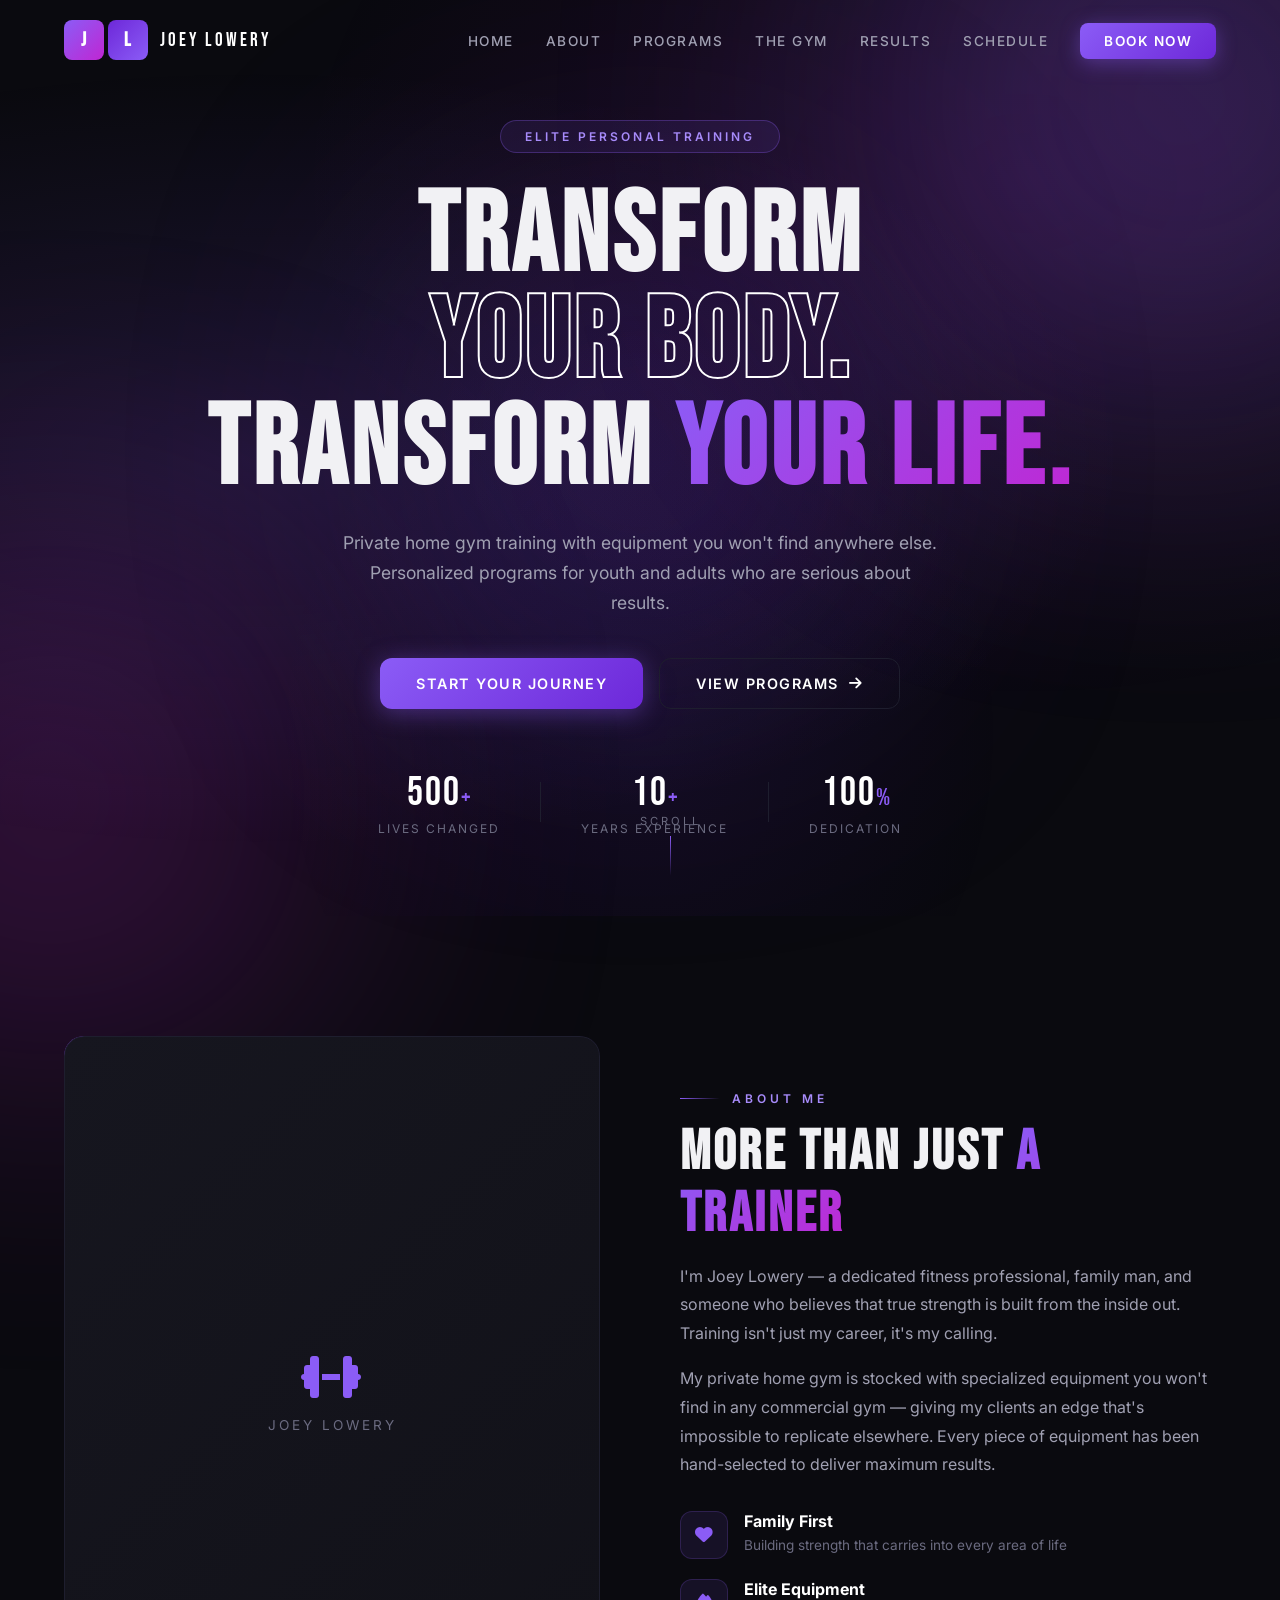
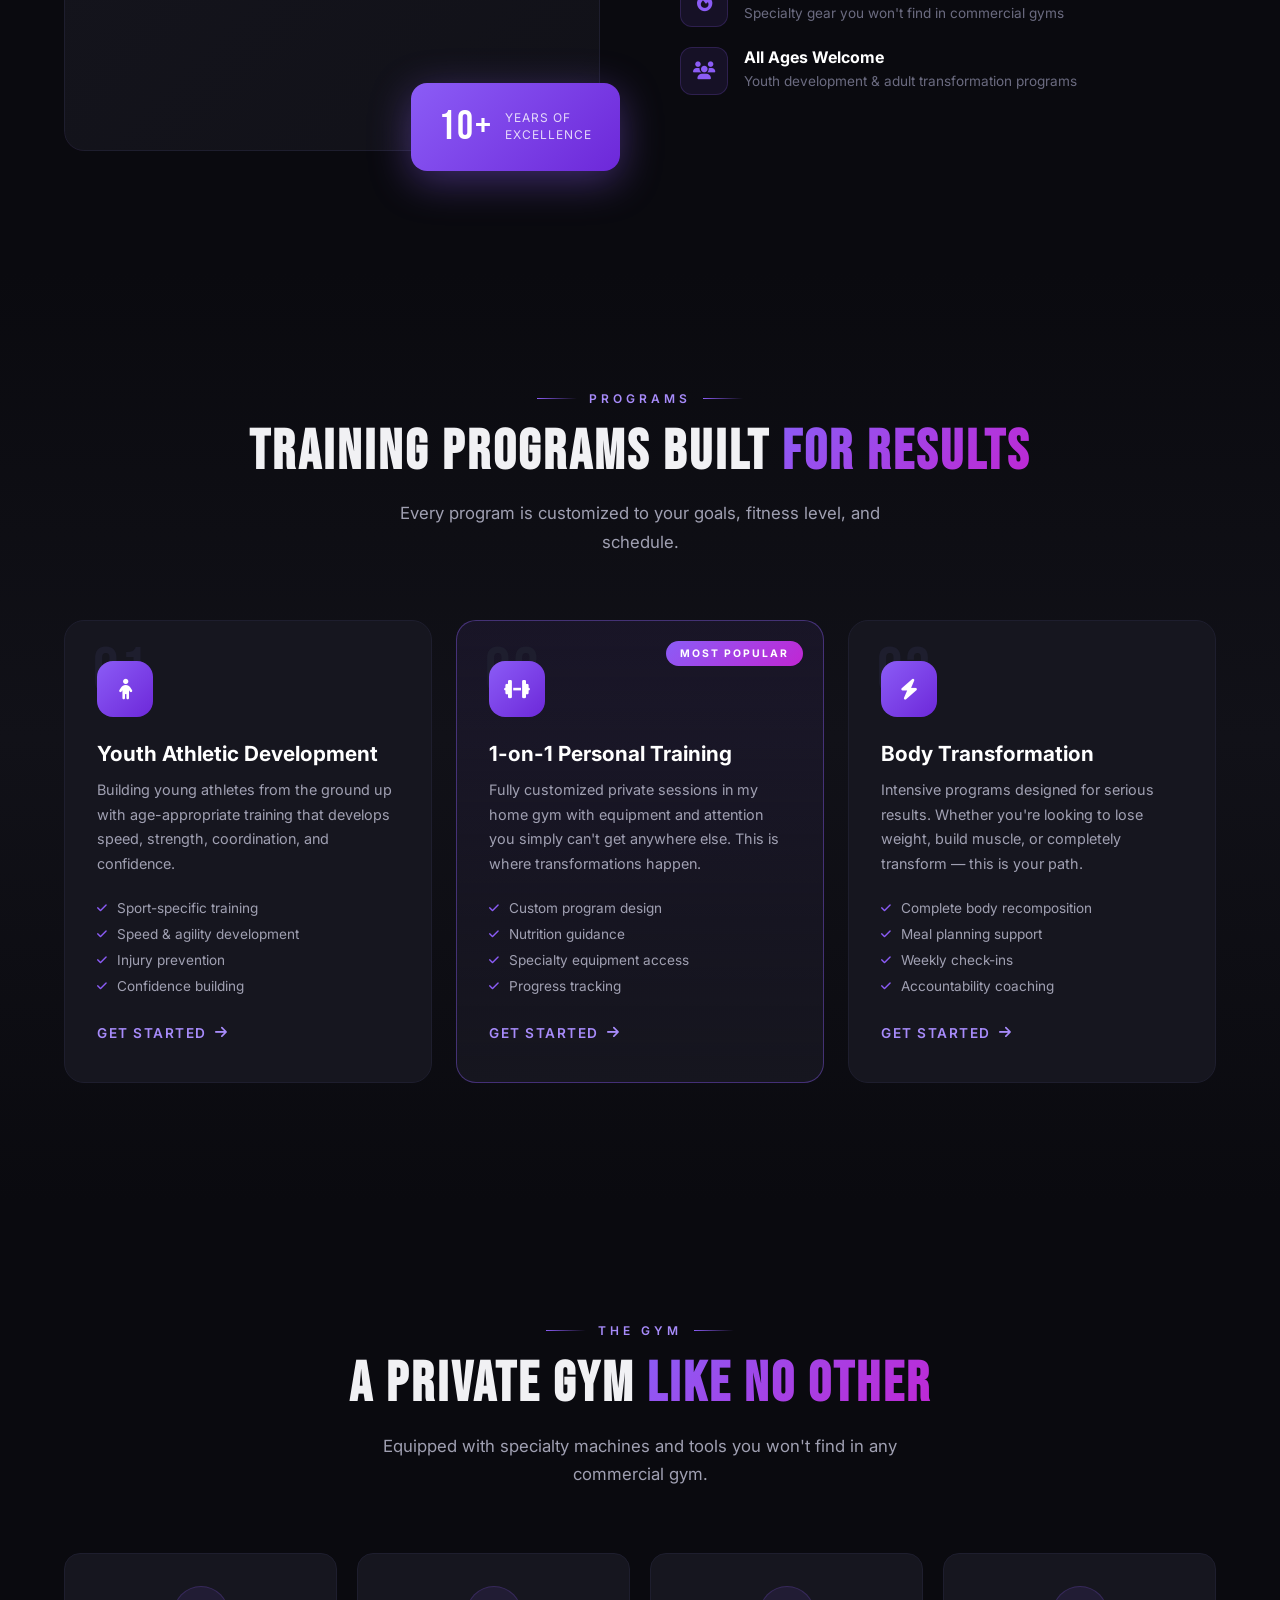
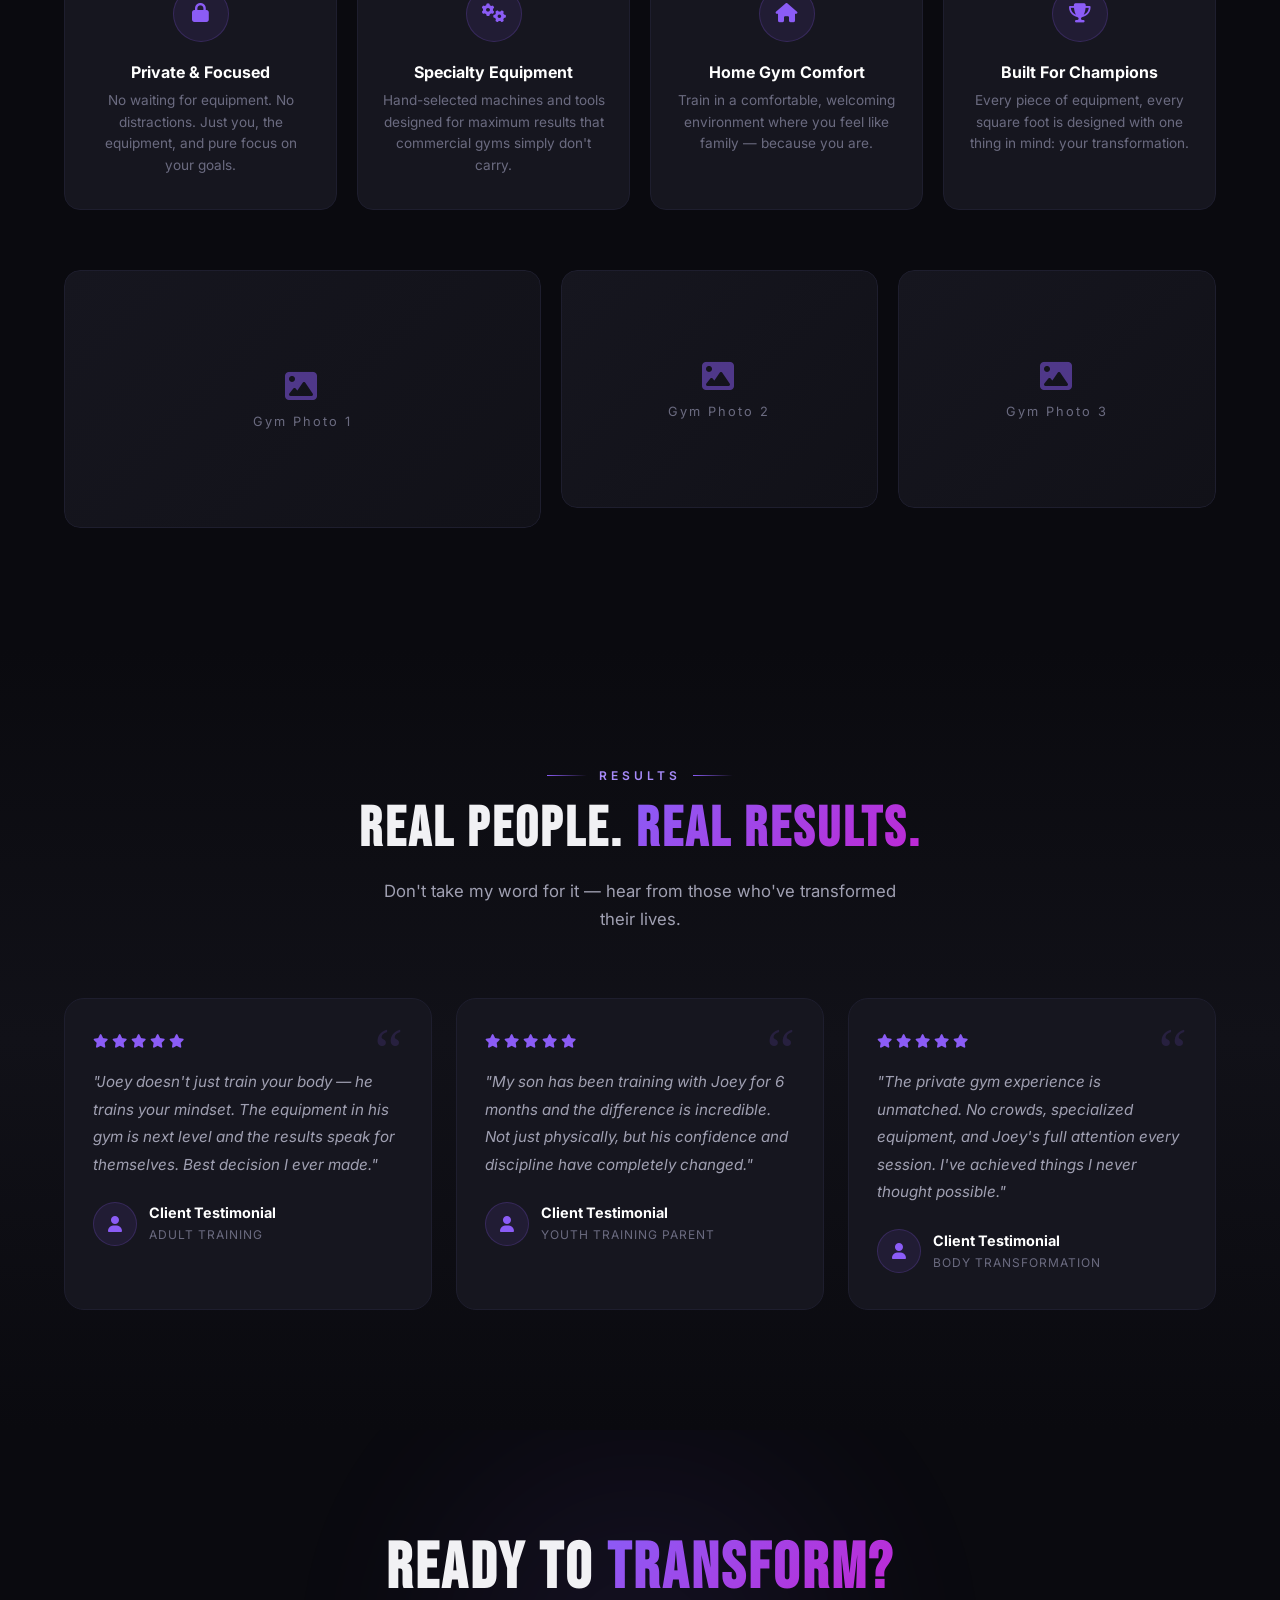
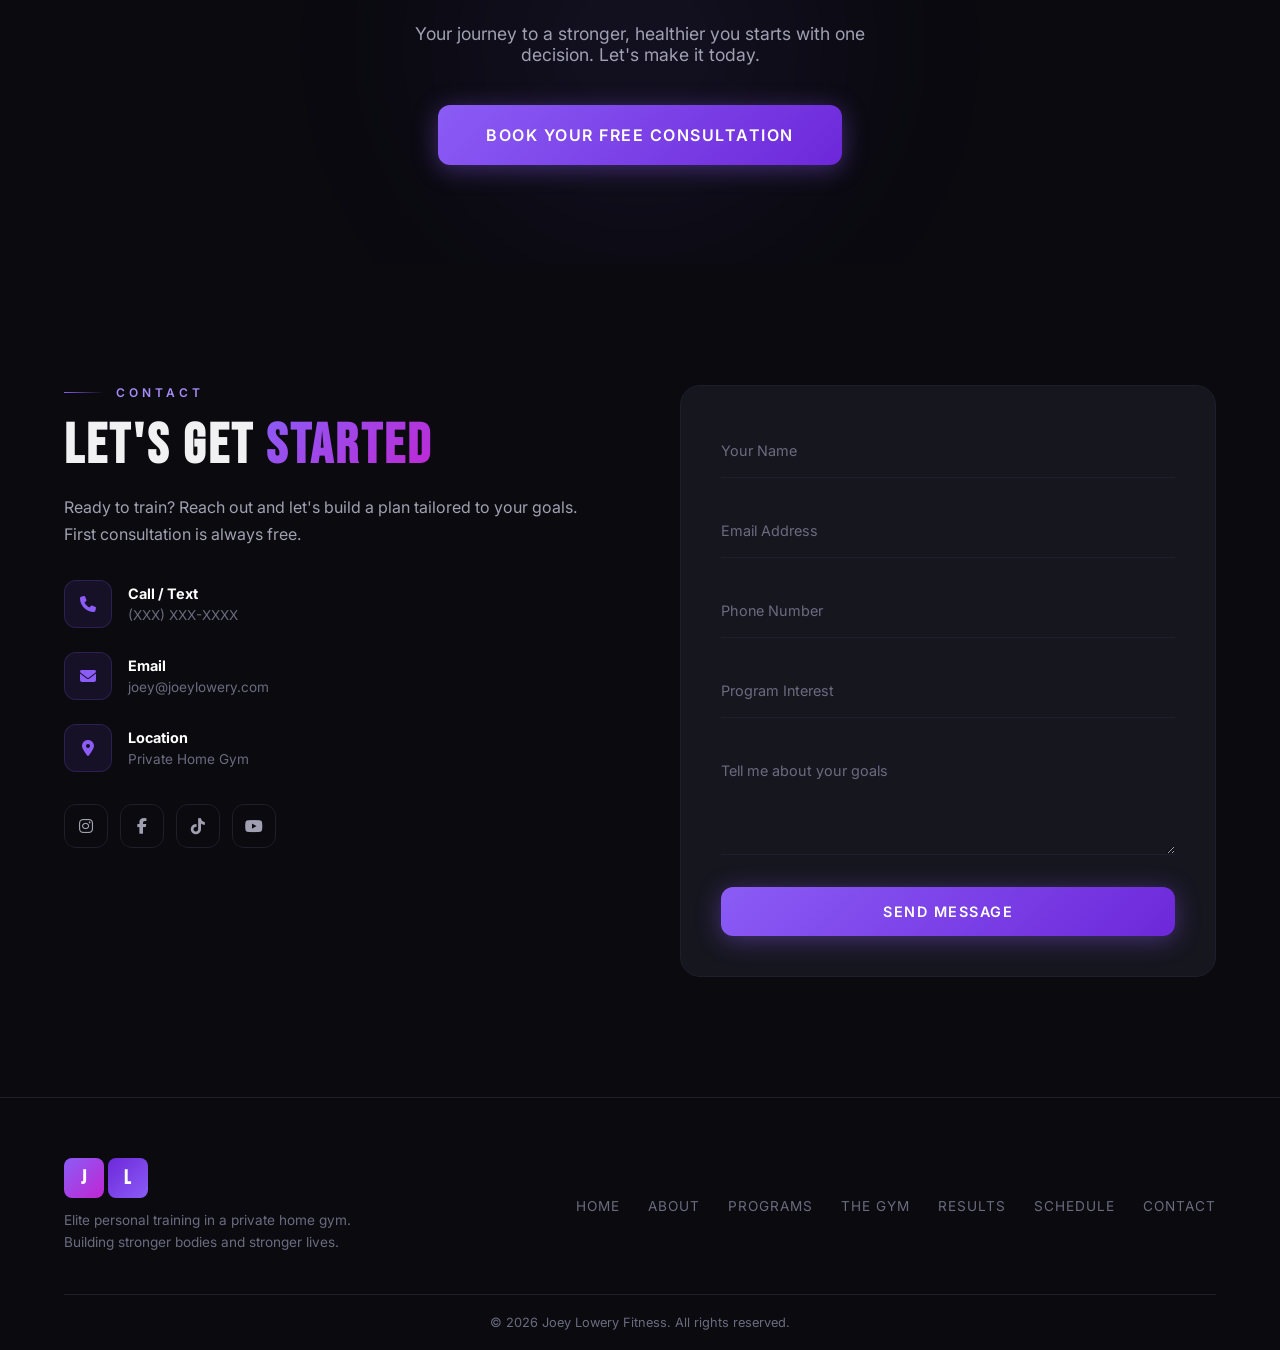
<file: index.html>
<!DOCTYPE html>
<html lang="en">
<head>
    <meta charset="UTF-8">
    <meta name="viewport" content="width=device-width, initial-scale=1.0">
    <title>Joey Lowery | Elite Fitness Training</title>
    <link rel="stylesheet" href="styles.css">
    <link href="https://fonts.googleapis.com/css2?family=Bebas+Neue&family=Inter:wght@300;400;500;600;700&display=swap" rel="stylesheet">
    <link rel="stylesheet" href="https://cdnjs.cloudflare.com/ajax/libs/font-awesome/6.5.1/css/all.min.css">
</head>
<body>
    <!-- Ambient glow effects -->
    <div class="ambient-glow glow-1"></div>
    <div class="ambient-glow glow-2"></div>
    <div class="ambient-glow glow-3"></div>

    <!-- Navigation -->
    <nav class="navbar" id="navbar">
        <div class="nav-container">
            <a href="#" class="nav-logo">
                <span class="logo-j">J</span><span class="logo-l">L</span>
                <span class="logo-text">Joey Lowery</span>
            </a>
            <ul class="nav-links" id="navLinks">
                <li><a href="#home">Home</a></li>
                <li><a href="#about">About</a></li>
                <li><a href="#programs">Programs</a></li>
                <li><a href="#gym">The Gym</a></li>
                <li><a href="#results">Results</a></li>
                <li><a href="schedule.html">Schedule</a></li>
                <li><a href="schedule.html" class="nav-cta">Book Now</a></li>
            </ul>
            <div class="hamburger" id="hamburger">
                <span></span>
                <span></span>
                <span></span>
            </div>
        </div>
    </nav>

    <!-- Hero Section -->
    <section class="hero" id="home">
        <div class="hero-particles" id="heroParticles"></div>
        <div class="hero-content">
            <div class="hero-badge">ELITE PERSONAL TRAINING</div>
            <h1 class="hero-title">
                <span class="title-line">TRANSFORM</span>
                <span class="title-line title-outline">YOUR BODY.</span>
                <span class="title-line">TRANSFORM <span class="title-highlight">YOUR LIFE.</span></span>
            </h1>
            <p class="hero-subtitle">
                Private home gym training with equipment you won't find anywhere else.
                Personalized programs for youth and adults who are serious about results.
            </p>
            <div class="hero-buttons">
                <a href="#contact" class="btn btn-primary">
                    <span>Start Your Journey</span>
                    <div class="btn-glow"></div>
                </a>
                <a href="#programs" class="btn btn-secondary">
                    <span>View Programs</span>
                    <i class="fas fa-arrow-right"></i>
                </a>
            </div>
            <div class="hero-stats">
                <div class="stat">
                    <span class="stat-number" data-target="500">0</span><span class="stat-plus">+</span>
                    <span class="stat-label">Lives Changed</span>
                </div>
                <div class="stat-divider"></div>
                <div class="stat">
                    <span class="stat-number" data-target="10">0</span><span class="stat-plus">+</span>
                    <span class="stat-label">Years Experience</span>
                </div>
                <div class="stat-divider"></div>
                <div class="stat">
                    <span class="stat-number" data-target="100">0</span><span class="stat-plus">%</span>
                    <span class="stat-label">Dedication</span>
                </div>
            </div>
        </div>
        <div class="hero-scroll-indicator">
            <span>Scroll</span>
            <div class="scroll-line"></div>
        </div>
    </section>

    <!-- About Section -->
    <section class="about" id="about">
        <div class="section-container">
            <div class="about-grid">
                <div class="about-image-col">
                    <div class="about-image-wrapper">
                        <div class="about-image-placeholder">
                            <i class="fas fa-dumbbell"></i>
                            <span>JOEY LOWERY</span>
                        </div>
                        <div class="image-accent-border"></div>
                        <div class="image-glow-accent"></div>
                    </div>
                    <div class="about-experience-badge">
                        <span class="badge-number">10+</span>
                        <span class="badge-text">Years of<br>Excellence</span>
                    </div>
                </div>
                <div class="about-content-col">
                    <div class="section-label">
                        <div class="label-line"></div>
                        <span>ABOUT ME</span>
                    </div>
                    <h2 class="section-title">More Than Just <span class="text-gradient">A Trainer</span></h2>
                    <p class="about-text">
                        I'm Joey Lowery — a dedicated fitness professional, family man, and someone who
                        believes that true strength is built from the inside out. Training isn't just my
                        career, it's my calling.
                    </p>
                    <p class="about-text">
                        My private home gym is stocked with specialized equipment you won't find in any
                        commercial gym — giving my clients an edge that's impossible to replicate elsewhere.
                        Every piece of equipment has been hand-selected to deliver maximum results.
                    </p>
                    <div class="about-values">
                        <div class="value-item">
                            <div class="value-icon">
                                <i class="fas fa-heart"></i>
                            </div>
                            <div>
                                <h4>Family First</h4>
                                <p>Building strength that carries into every area of life</p>
                            </div>
                        </div>
                        <div class="value-item">
                            <div class="value-icon">
                                <i class="fas fa-fire"></i>
                            </div>
                            <div>
                                <h4>Elite Equipment</h4>
                                <p>Specialty gear you won't find in commercial gyms</p>
                            </div>
                        </div>
                        <div class="value-item">
                            <div class="value-icon">
                                <i class="fas fa-users"></i>
                            </div>
                            <div>
                                <h4>All Ages Welcome</h4>
                                <p>Youth development & adult transformation programs</p>
                            </div>
                        </div>
                    </div>
                </div>
            </div>
        </div>
    </section>

    <!-- Programs Section -->
    <section class="programs" id="programs">
        <div class="section-container">
            <div class="section-header">
                <div class="section-label centered">
                    <div class="label-line"></div>
                    <span>PROGRAMS</span>
                    <div class="label-line"></div>
                </div>
                <h2 class="section-title centered">Training Programs Built <span class="text-gradient">For Results</span></h2>
                <p class="section-subtitle">Every program is customized to your goals, fitness level, and schedule.</p>
            </div>
            <div class="programs-grid">
                <div class="program-card" data-tilt>
                    <div class="card-glow"></div>
                    <div class="card-number">01</div>
                    <div class="card-icon">
                        <i class="fas fa-child"></i>
                    </div>
                    <h3>Youth Athletic Development</h3>
                    <p>Building young athletes from the ground up with age-appropriate training that develops speed, strength, coordination, and confidence.</p>
                    <ul class="card-features">
                        <li><i class="fas fa-check"></i> Sport-specific training</li>
                        <li><i class="fas fa-check"></i> Speed & agility development</li>
                        <li><i class="fas fa-check"></i> Injury prevention</li>
                        <li><i class="fas fa-check"></i> Confidence building</li>
                    </ul>
                    <a href="#contact" class="card-link">
                        <span>Get Started</span>
                        <i class="fas fa-arrow-right"></i>
                    </a>
                </div>
                <div class="program-card featured" data-tilt>
                    <div class="card-glow"></div>
                    <div class="featured-badge">MOST POPULAR</div>
                    <div class="card-number">02</div>
                    <div class="card-icon">
                        <i class="fas fa-dumbbell"></i>
                    </div>
                    <h3>1-on-1 Personal Training</h3>
                    <p>Fully customized private sessions in my home gym with equipment and attention you simply can't get anywhere else. This is where transformations happen.</p>
                    <ul class="card-features">
                        <li><i class="fas fa-check"></i> Custom program design</li>
                        <li><i class="fas fa-check"></i> Nutrition guidance</li>
                        <li><i class="fas fa-check"></i> Specialty equipment access</li>
                        <li><i class="fas fa-check"></i> Progress tracking</li>
                    </ul>
                    <a href="#contact" class="card-link">
                        <span>Get Started</span>
                        <i class="fas fa-arrow-right"></i>
                    </a>
                </div>
                <div class="program-card" data-tilt>
                    <div class="card-glow"></div>
                    <div class="card-number">03</div>
                    <div class="card-icon">
                        <i class="fas fa-bolt"></i>
                    </div>
                    <h3>Body Transformation</h3>
                    <p>Intensive programs designed for serious results. Whether you're looking to lose weight, build muscle, or completely transform — this is your path.</p>
                    <ul class="card-features">
                        <li><i class="fas fa-check"></i> Complete body recomposition</li>
                        <li><i class="fas fa-check"></i> Meal planning support</li>
                        <li><i class="fas fa-check"></i> Weekly check-ins</li>
                        <li><i class="fas fa-check"></i> Accountability coaching</li>
                    </ul>
                    <a href="#contact" class="card-link">
                        <span>Get Started</span>
                        <i class="fas fa-arrow-right"></i>
                    </a>
                </div>
            </div>
        </div>
    </section>

    <!-- Gym Section -->
    <section class="gym-section" id="gym">
        <div class="section-container">
            <div class="section-header">
                <div class="section-label centered">
                    <div class="label-line"></div>
                    <span>THE GYM</span>
                    <div class="label-line"></div>
                </div>
                <h2 class="section-title centered">A Private Gym <span class="text-gradient">Like No Other</span></h2>
                <p class="section-subtitle">Equipped with specialty machines and tools you won't find in any commercial gym.</p>
            </div>
            <div class="gym-features">
                <div class="gym-feature-card">
                    <div class="feature-icon-wrap">
                        <i class="fas fa-lock"></i>
                    </div>
                    <h4>Private & Focused</h4>
                    <p>No waiting for equipment. No distractions. Just you, the equipment, and pure focus on your goals.</p>
                </div>
                <div class="gym-feature-card">
                    <div class="feature-icon-wrap">
                        <i class="fas fa-cogs"></i>
                    </div>
                    <h4>Specialty Equipment</h4>
                    <p>Hand-selected machines and tools designed for maximum results that commercial gyms simply don't carry.</p>
                </div>
                <div class="gym-feature-card">
                    <div class="feature-icon-wrap">
                        <i class="fas fa-home"></i>
                    </div>
                    <h4>Home Gym Comfort</h4>
                    <p>Train in a comfortable, welcoming environment where you feel like family — because you are.</p>
                </div>
                <div class="gym-feature-card">
                    <div class="feature-icon-wrap">
                        <i class="fas fa-trophy"></i>
                    </div>
                    <h4>Built For Champions</h4>
                    <p>Every piece of equipment, every square foot is designed with one thing in mind: your transformation.</p>
                </div>
            </div>
            <div class="gym-gallery">
                <div class="gallery-item gallery-large">
                    <div class="gallery-placeholder">
                        <i class="fas fa-image"></i>
                        <span>Gym Photo 1</span>
                    </div>
                </div>
                <div class="gallery-item">
                    <div class="gallery-placeholder">
                        <i class="fas fa-image"></i>
                        <span>Gym Photo 2</span>
                    </div>
                </div>
                <div class="gallery-item">
                    <div class="gallery-placeholder">
                        <i class="fas fa-image"></i>
                        <span>Gym Photo 3</span>
                    </div>
                </div>
            </div>
        </div>
    </section>

    <!-- Results / Testimonials Section -->
    <section class="results" id="results">
        <div class="section-container">
            <div class="section-header">
                <div class="section-label centered">
                    <div class="label-line"></div>
                    <span>RESULTS</span>
                    <div class="label-line"></div>
                </div>
                <h2 class="section-title centered">Real People. <span class="text-gradient">Real Results.</span></h2>
                <p class="section-subtitle">Don't take my word for it — hear from those who've transformed their lives.</p>
            </div>
            <div class="testimonials-grid">
                <div class="testimonial-card">
                    <div class="testimonial-stars">
                        <i class="fas fa-star"></i><i class="fas fa-star"></i><i class="fas fa-star"></i><i class="fas fa-star"></i><i class="fas fa-star"></i>
                    </div>
                    <p class="testimonial-text">"Joey doesn't just train your body — he trains your mindset. The equipment in his gym is next level and the results speak for themselves. Best decision I ever made."</p>
                    <div class="testimonial-author">
                        <div class="author-avatar">
                            <i class="fas fa-user"></i>
                        </div>
                        <div>
                            <h5>Client Testimonial</h5>
                            <span>Adult Training</span>
                        </div>
                    </div>
                </div>
                <div class="testimonial-card">
                    <div class="testimonial-stars">
                        <i class="fas fa-star"></i><i class="fas fa-star"></i><i class="fas fa-star"></i><i class="fas fa-star"></i><i class="fas fa-star"></i>
                    </div>
                    <p class="testimonial-text">"My son has been training with Joey for 6 months and the difference is incredible. Not just physically, but his confidence and discipline have completely changed."</p>
                    <div class="testimonial-author">
                        <div class="author-avatar">
                            <i class="fas fa-user"></i>
                        </div>
                        <div>
                            <h5>Client Testimonial</h5>
                            <span>Youth Training Parent</span>
                        </div>
                    </div>
                </div>
                <div class="testimonial-card">
                    <div class="testimonial-stars">
                        <i class="fas fa-star"></i><i class="fas fa-star"></i><i class="fas fa-star"></i><i class="fas fa-star"></i><i class="fas fa-star"></i>
                    </div>
                    <p class="testimonial-text">"The private gym experience is unmatched. No crowds, specialized equipment, and Joey's full attention every session. I've achieved things I never thought possible."</p>
                    <div class="testimonial-author">
                        <div class="author-avatar">
                            <i class="fas fa-user"></i>
                        </div>
                        <div>
                            <h5>Client Testimonial</h5>
                            <span>Body Transformation</span>
                        </div>
                    </div>
                </div>
            </div>
        </div>
    </section>

    <!-- CTA Section -->
    <section class="cta-section">
        <div class="cta-glow"></div>
        <div class="section-container">
            <div class="cta-content">
                <h2>Ready To <span class="text-gradient">Transform?</span></h2>
                <p>Your journey to a stronger, healthier you starts with one decision. Let's make it today.</p>
                <a href="schedule.html" class="btn btn-primary btn-large">
                    <span>Book Your Free Consultation</span>
                    <div class="btn-glow"></div>
                </a>
            </div>
        </div>
    </section>

    <!-- Contact Section -->
    <section class="contact" id="contact">
        <div class="section-container">
            <div class="contact-grid">
                <div class="contact-info">
                    <div class="section-label">
                        <div class="label-line"></div>
                        <span>CONTACT</span>
                    </div>
                    <h2 class="section-title">Let's Get <span class="text-gradient">Started</span></h2>
                    <p class="contact-text">Ready to train? Reach out and let's build a plan tailored to your goals. First consultation is always free.</p>
                    <div class="contact-details">
                        <div class="contact-item">
                            <div class="contact-icon">
                                <i class="fas fa-phone"></i>
                            </div>
                            <div>
                                <h5>Call / Text</h5>
                                <span>(XXX) XXX-XXXX</span>
                            </div>
                        </div>
                        <div class="contact-item">
                            <div class="contact-icon">
                                <i class="fas fa-envelope"></i>
                            </div>
                            <div>
                                <h5>Email</h5>
                                <span>joey@joeylowery.com</span>
                            </div>
                        </div>
                        <div class="contact-item">
                            <div class="contact-icon">
                                <i class="fas fa-map-marker-alt"></i>
                            </div>
                            <div>
                                <h5>Location</h5>
                                <span>Private Home Gym</span>
                            </div>
                        </div>
                    </div>
                    <div class="social-links">
                        <a href="#" class="social-link" aria-label="Instagram"><i class="fab fa-instagram"></i></a>
                        <a href="#" class="social-link" aria-label="Facebook"><i class="fab fa-facebook-f"></i></a>
                        <a href="#" class="social-link" aria-label="TikTok"><i class="fab fa-tiktok"></i></a>
                        <a href="#" class="social-link" aria-label="YouTube"><i class="fab fa-youtube"></i></a>
                    </div>
                </div>
                <div class="contact-form-wrapper">
                    <form class="contact-form" id="contactForm">
                        <div class="form-group">
                            <input type="text" id="name" name="name" required placeholder=" ">
                            <label for="name">Your Name</label>
                            <div class="form-line"></div>
                        </div>
                        <div class="form-group">
                            <input type="email" id="email" name="email" required placeholder=" ">
                            <label for="email">Email Address</label>
                            <div class="form-line"></div>
                        </div>
                        <div class="form-group">
                            <input type="tel" id="phone" name="phone" placeholder=" ">
                            <label for="phone">Phone Number</label>
                            <div class="form-line"></div>
                        </div>
                        <div class="form-group">
                            <select id="program" name="program" required>
                                <option value="" disabled selected></option>
                                <option value="youth">Youth Athletic Development</option>
                                <option value="personal">1-on-1 Personal Training</option>
                                <option value="transformation">Body Transformation</option>
                                <option value="other">Other / Not Sure</option>
                            </select>
                            <label for="program">Program Interest</label>
                            <div class="form-line"></div>
                        </div>
                        <div class="form-group">
                            <textarea id="message" name="message" rows="4" placeholder=" "></textarea>
                            <label for="message">Tell me about your goals</label>
                            <div class="form-line"></div>
                        </div>
                        <button type="submit" class="btn btn-primary btn-full">
                            <span>Send Message</span>
                            <div class="btn-glow"></div>
                        </button>
                    </form>
                </div>
            </div>
        </div>
    </section>

    <!-- Footer -->
    <footer class="footer">
        <div class="section-container">
            <div class="footer-content">
                <div class="footer-brand">
                    <a href="#" class="nav-logo">
                        <span class="logo-j">J</span><span class="logo-l">L</span>
                    </a>
                    <p>Elite personal training in a private home gym. Building stronger bodies and stronger lives.</p>
                </div>
                <div class="footer-links">
                    <a href="#home">Home</a>
                    <a href="#about">About</a>
                    <a href="#programs">Programs</a>
                    <a href="#gym">The Gym</a>
                    <a href="#results">Results</a>
                    <a href="schedule.html">Schedule</a>
                    <a href="#contact">Contact</a>
                </div>
            </div>
            <div class="footer-bottom">
                <p>&copy; 2026 Joey Lowery Fitness. All rights reserved.</p>
            </div>
        </div>
    </footer>

    <script src="script.js"></script>
</body>
</html>
</file>
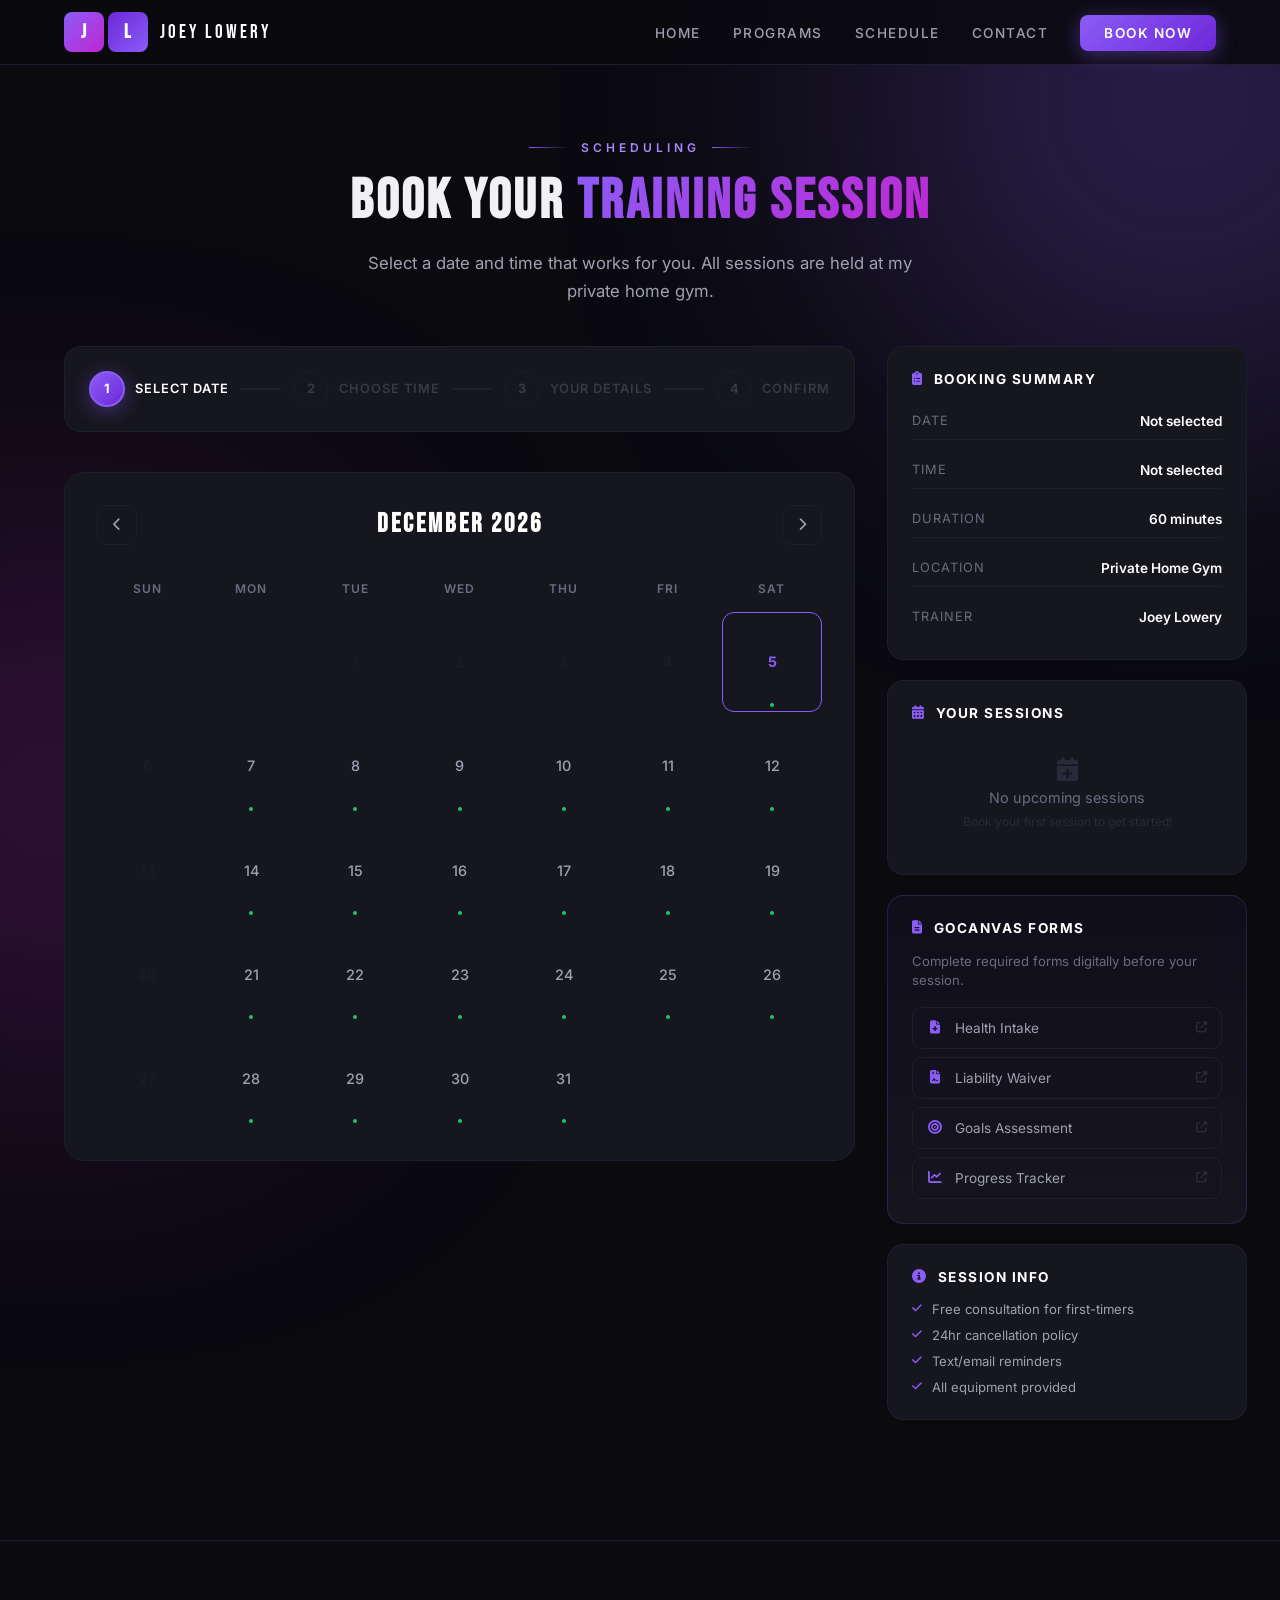
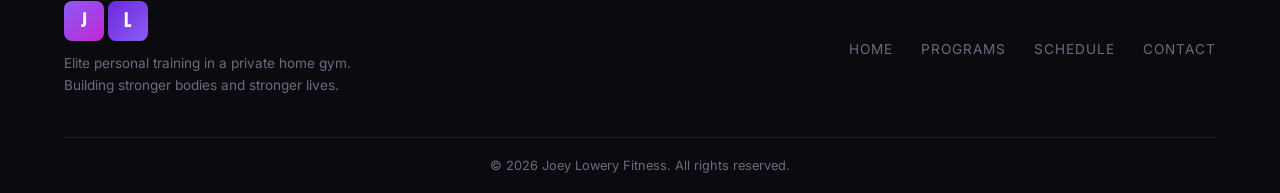
<file: schedule.html>
<!DOCTYPE html>
<html lang="en">
<head>
    <meta charset="UTF-8">
    <meta name="viewport" content="width=device-width, initial-scale=1.0">
    <title>Schedule a Session | Joey Lowery Fitness</title>
    <link rel="stylesheet" href="styles.css">
    <link rel="stylesheet" href="schedule.css">
    <link href="https://fonts.googleapis.com/css2?family=Bebas+Neue&family=Inter:wght@300;400;500;600;700&display=swap" rel="stylesheet">
    <link rel="stylesheet" href="https://cdnjs.cloudflare.com/ajax/libs/font-awesome/6.5.1/css/all.min.css">
</head>
<body>
    <!-- Ambient glow effects -->
    <div class="ambient-glow glow-1"></div>
    <div class="ambient-glow glow-2"></div>

    <!-- Navigation -->
    <nav class="navbar scrolled" id="navbar">
        <div class="nav-container">
            <a href="index.html" class="nav-logo">
                <span class="logo-j">J</span><span class="logo-l">L</span>
                <span class="logo-text">Joey Lowery</span>
            </a>
            <ul class="nav-links" id="navLinks">
                <li><a href="index.html">Home</a></li>
                <li><a href="index.html#programs">Programs</a></li>
                <li><a href="schedule.html" class="active">Schedule</a></li>
                <li><a href="index.html#contact">Contact</a></li>
                <li><a href="schedule.html" class="nav-cta">Book Now</a></li>
            </ul>
            <div class="hamburger" id="hamburger">
                <span></span>
                <span></span>
                <span></span>
            </div>
        </div>
    </nav>

    <!-- Schedule Hero -->
    <section class="schedule-hero">
        <div class="section-container">
            <div class="section-label centered">
                <div class="label-line"></div>
                <span>SCHEDULING</span>
                <div class="label-line"></div>
            </div>
            <h1 class="section-title centered">Book Your <span class="text-gradient">Training Session</span></h1>
            <p class="section-subtitle">Select a date and time that works for you. All sessions are held at my private home gym.</p>
        </div>
    </section>

    <!-- Scheduling Tool -->
    <section class="scheduler-section">
        <div class="section-container">
            <div class="scheduler-layout">

                <!-- Left: Calendar & Time Slots -->
                <div class="scheduler-main">
                    <!-- Step Indicator -->
                    <div class="step-indicator">
                        <div class="step active" data-step="1">
                            <div class="step-circle">1</div>
                            <span>Select Date</span>
                        </div>
                        <div class="step-line"></div>
                        <div class="step" data-step="2">
                            <div class="step-circle">2</div>
                            <span>Choose Time</span>
                        </div>
                        <div class="step-line"></div>
                        <div class="step" data-step="3">
                            <div class="step-circle">3</div>
                            <span>Your Details</span>
                        </div>
                        <div class="step-line"></div>
                        <div class="step" data-step="4">
                            <div class="step-circle">4</div>
                            <span>Confirm</span>
                        </div>
                    </div>

                    <!-- Step 1: Calendar -->
                    <div class="scheduler-step" id="step1">
                        <div class="calendar-widget">
                            <div class="calendar-header">
                                <button class="cal-nav" id="prevMonth">
                                    <i class="fas fa-chevron-left"></i>
                                </button>
                                <h3 id="calendarMonth"></h3>
                                <button class="cal-nav" id="nextMonth">
                                    <i class="fas fa-chevron-right"></i>
                                </button>
                            </div>
                            <div class="calendar-weekdays">
                                <span>Sun</span><span>Mon</span><span>Tue</span><span>Wed</span><span>Thu</span><span>Fri</span><span>Sat</span>
                            </div>
                            <div class="calendar-days" id="calendarDays"></div>
                        </div>
                    </div>

                    <!-- Step 2: Time Slots -->
                    <div class="scheduler-step hidden" id="step2">
                        <div class="time-slot-header">
                            <button class="back-btn" id="backToCalendar">
                                <i class="fas fa-arrow-left"></i> Back
                            </button>
                            <h3>Available Times for <span id="selectedDateDisplay"></span></h3>
                        </div>
                        <div class="time-period">
                            <h4><i class="fas fa-sun"></i> Morning</h4>
                            <div class="time-slots" id="morningSlots"></div>
                        </div>
                        <div class="time-period">
                            <h4><i class="fas fa-cloud-sun"></i> Afternoon</h4>
                            <div class="time-slots" id="afternoonSlots"></div>
                        </div>
                        <div class="time-period">
                            <h4><i class="fas fa-moon"></i> Evening</h4>
                            <div class="time-slots" id="eveningSlots"></div>
                        </div>
                    </div>

                    <!-- Step 3: Booking Form -->
                    <div class="scheduler-step hidden" id="step3">
                        <div class="time-slot-header">
                            <button class="back-btn" id="backToTime">
                                <i class="fas fa-arrow-left"></i> Back
                            </button>
                            <h3>Your Information</h3>
                        </div>
                        <form class="booking-form" id="bookingForm">
                            <div class="form-row">
                                <div class="form-group">
                                    <input type="text" id="bookName" name="name" required placeholder=" ">
                                    <label for="bookName">Full Name</label>
                                    <div class="form-line"></div>
                                </div>
                                <div class="form-group">
                                    <input type="tel" id="bookPhone" name="phone" required placeholder=" ">
                                    <label for="bookPhone">Phone Number</label>
                                    <div class="form-line"></div>
                                </div>
                            </div>
                            <div class="form-group">
                                <input type="email" id="bookEmail" name="email" required placeholder=" ">
                                <label for="bookEmail">Email Address</label>
                                <div class="form-line"></div>
                            </div>
                            <div class="form-group">
                                <select id="bookProgram" name="program" required>
                                    <option value="" disabled selected></option>
                                    <option value="youth">Youth Athletic Development</option>
                                    <option value="personal">1-on-1 Personal Training</option>
                                    <option value="transformation">Body Transformation</option>
                                    <option value="consultation">Free Consultation</option>
                                </select>
                                <label for="bookProgram">Session Type</label>
                                <div class="form-line"></div>
                            </div>
                            <div class="form-group">
                                <textarea id="bookNotes" name="notes" rows="3" placeholder=" "></textarea>
                                <label for="bookNotes">Notes or goals (optional)</label>
                                <div class="form-line"></div>
                            </div>

                            <!-- GoCanvas Integration -->
                            <div class="gocanvas-section">
                                <div class="gocanvas-badge">
                                    <i class="fas fa-file-signature"></i>
                                    <div>
                                        <h5>New Client? Complete Your Intake Form</h5>
                                        <p>Fill out our GoCanvas intake form to help us prepare for your first session.</p>
                                    </div>
                                </div>
                                <div class="gocanvas-actions">
                                    <label class="gocanvas-checkbox">
                                        <input type="checkbox" id="isNewClient" name="isNewClient">
                                        <span class="checkmark"></span>
                                        <span>I'm a new client (first session)</span>
                                    </label>
                                    <div class="gocanvas-form-link hidden" id="gocanvasLink">
                                        <a href="#" class="btn btn-secondary btn-sm" id="openGoCanvasForm">
                                            <i class="fas fa-external-link-alt"></i>
                                            <span>Open Intake Form (GoCanvas)</span>
                                        </a>
                                        <p class="gocanvas-note">You can also complete this after booking.</p>
                                    </div>
                                </div>
                            </div>

                            <button type="submit" class="btn btn-primary btn-full">
                                <span>Review Booking</span>
                                <i class="fas fa-arrow-right"></i>
                                <div class="btn-glow"></div>
                            </button>
                        </form>
                    </div>

                    <!-- Step 4: Confirmation -->
                    <div class="scheduler-step hidden" id="step4">
                        <div class="confirmation-card">
                            <div class="confirm-icon">
                                <i class="fas fa-calendar-check"></i>
                            </div>
                            <h3>Review Your Booking</h3>
                            <div class="confirm-details" id="confirmDetails"></div>

                            <!-- Status Tracker (Arrivy-style) -->
                            <div class="status-tracker">
                                <h4>Session Status</h4>
                                <div class="status-timeline">
                                    <div class="status-item active">
                                        <div class="status-dot"></div>
                                        <div class="status-info">
                                            <span class="status-label">Booking Submitted</span>
                                            <span class="status-time" id="statusTime1">Just now</span>
                                        </div>
                                    </div>
                                    <div class="status-item pending">
                                        <div class="status-dot"></div>
                                        <div class="status-info">
                                            <span class="status-label">Confirmation Pending</span>
                                            <span class="status-time">Awaiting review</span>
                                        </div>
                                    </div>
                                    <div class="status-item pending">
                                        <div class="status-dot"></div>
                                        <div class="status-info">
                                            <span class="status-label">Confirmed</span>
                                            <span class="status-time">--</span>
                                        </div>
                                    </div>
                                    <div class="status-item pending">
                                        <div class="status-dot"></div>
                                        <div class="status-info">
                                            <span class="status-label">Session Complete</span>
                                            <span class="status-time">--</span>
                                        </div>
                                    </div>
                                </div>
                            </div>

                            <div class="confirm-actions">
                                <button class="btn btn-primary" id="confirmBooking">
                                    <span>Confirm Booking</span>
                                    <div class="btn-glow"></div>
                                </button>
                                <button class="btn btn-secondary" id="backToForm">
                                    <span>Edit Details</span>
                                </button>
                            </div>
                        </div>
                    </div>

                    <!-- Final Success -->
                    <div class="scheduler-step hidden" id="stepSuccess">
                        <div class="success-card">
                            <div class="success-icon">
                                <i class="fas fa-check-circle"></i>
                            </div>
                            <h2>You're Booked!</h2>
                            <p>Your training session has been scheduled. You'll receive a confirmation text and email shortly.</p>
                            <div class="confirm-details" id="successDetails"></div>

                            <div class="status-tracker">
                                <h4>Live Session Tracker</h4>
                                <div class="status-timeline">
                                    <div class="status-item completed">
                                        <div class="status-dot"></div>
                                        <div class="status-info">
                                            <span class="status-label">Booking Submitted</span>
                                            <span class="status-time" id="successTime1"></span>
                                        </div>
                                    </div>
                                    <div class="status-item active">
                                        <div class="status-dot"></div>
                                        <div class="status-info">
                                            <span class="status-label">Confirmed</span>
                                            <span class="status-time">Just now</span>
                                        </div>
                                    </div>
                                    <div class="status-item pending">
                                        <div class="status-dot"></div>
                                        <div class="status-info">
                                            <span class="status-label">Reminder Sent</span>
                                            <span class="status-time">1 hour before session</span>
                                        </div>
                                    </div>
                                    <div class="status-item pending">
                                        <div class="status-dot"></div>
                                        <div class="status-info">
                                            <span class="status-label">Session Complete</span>
                                            <span class="status-time">--</span>
                                        </div>
                                    </div>
                                </div>
                            </div>

                            <div class="success-actions">
                                <a href="index.html" class="btn btn-secondary">
                                    <i class="fas fa-home"></i>
                                    <span>Back to Home</span>
                                </a>
                                <button class="btn btn-primary" id="bookAnother">
                                    <span>Book Another Session</span>
                                    <div class="btn-glow"></div>
                                </button>
                            </div>

                            <!-- GoCanvas Follow-up -->
                            <div class="gocanvas-followup" id="gocanvasFollowup">
                                <div class="gocanvas-badge">
                                    <i class="fas fa-clipboard-list"></i>
                                    <div>
                                        <h5>Complete Your GoCanvas Forms</h5>
                                        <p>Please fill out the required forms before your session.</p>
                                    </div>
                                </div>
                                <div class="gocanvas-form-buttons">
                                    <a href="#" class="btn btn-secondary btn-sm" id="gocanvasIntake">
                                        <i class="fas fa-file-medical"></i>
                                        <span>Health & Intake Form</span>
                                    </a>
                                    <a href="#" class="btn btn-secondary btn-sm" id="gocanvasWaiver">
                                        <i class="fas fa-file-contract"></i>
                                        <span>Liability Waiver</span>
                                    </a>
                                    <a href="#" class="btn btn-secondary btn-sm" id="gocanvasGoals">
                                        <i class="fas fa-bullseye"></i>
                                        <span>Goals Assessment</span>
                                    </a>
                                </div>
                            </div>
                        </div>
                    </div>
                </div>

                <!-- Right: Sidebar -->
                <div class="scheduler-sidebar">
                    <!-- Booking Summary -->
                    <div class="sidebar-card summary-card">
                        <h4><i class="fas fa-clipboard-list"></i> Booking Summary</h4>
                        <div class="summary-items">
                            <div class="summary-item">
                                <span class="summary-label">Date</span>
                                <span class="summary-value" id="summaryDate">Not selected</span>
                            </div>
                            <div class="summary-item">
                                <span class="summary-label">Time</span>
                                <span class="summary-value" id="summaryTime">Not selected</span>
                            </div>
                            <div class="summary-item">
                                <span class="summary-label">Duration</span>
                                <span class="summary-value">60 minutes</span>
                            </div>
                            <div class="summary-item">
                                <span class="summary-label">Location</span>
                                <span class="summary-value">Private Home Gym</span>
                            </div>
                            <div class="summary-item">
                                <span class="summary-label">Trainer</span>
                                <span class="summary-value">Joey Lowery</span>
                            </div>
                        </div>
                    </div>

                    <!-- Upcoming Sessions -->
                    <div class="sidebar-card">
                        <h4><i class="fas fa-calendar-alt"></i> Your Sessions</h4>
                        <div class="upcoming-sessions" id="upcomingSessions">
                            <div class="no-sessions">
                                <i class="fas fa-calendar-plus"></i>
                                <p>No upcoming sessions</p>
                                <span>Book your first session to get started!</span>
                            </div>
                        </div>
                    </div>

                    <!-- GoCanvas Quick Links -->
                    <div class="sidebar-card gocanvas-card">
                        <h4><i class="fas fa-file-alt"></i> GoCanvas Forms</h4>
                        <p class="sidebar-description">Complete required forms digitally before your session.</p>
                        <div class="gocanvas-links">
                            <a href="#" class="gocanvas-link-item" data-form="intake">
                                <i class="fas fa-file-medical"></i>
                                <span>Health Intake</span>
                                <i class="fas fa-external-link-alt link-arrow"></i>
                            </a>
                            <a href="#" class="gocanvas-link-item" data-form="waiver">
                                <i class="fas fa-file-contract"></i>
                                <span>Liability Waiver</span>
                                <i class="fas fa-external-link-alt link-arrow"></i>
                            </a>
                            <a href="#" class="gocanvas-link-item" data-form="goals">
                                <i class="fas fa-bullseye"></i>
                                <span>Goals Assessment</span>
                                <i class="fas fa-external-link-alt link-arrow"></i>
                            </a>
                            <a href="#" class="gocanvas-link-item" data-form="progress">
                                <i class="fas fa-chart-line"></i>
                                <span>Progress Tracker</span>
                                <i class="fas fa-external-link-alt link-arrow"></i>
                            </a>
                        </div>
                    </div>

                    <!-- Info Card -->
                    <div class="sidebar-card info-card">
                        <h4><i class="fas fa-info-circle"></i> Session Info</h4>
                        <ul class="info-list">
                            <li><i class="fas fa-check"></i> Free consultation for first-timers</li>
                            <li><i class="fas fa-check"></i> 24hr cancellation policy</li>
                            <li><i class="fas fa-check"></i> Text/email reminders</li>
                            <li><i class="fas fa-check"></i> All equipment provided</li>
                        </ul>
                    </div>
                </div>
            </div>
        </div>
    </section>

    <!-- GoCanvas Modal -->
    <div class="modal-overlay hidden" id="gocanvasModal">
        <div class="modal-content">
            <button class="modal-close" id="closeModal">
                <i class="fas fa-times"></i>
            </button>
            <div class="modal-header">
                <div class="modal-icon">
                    <i class="fas fa-file-signature"></i>
                </div>
                <h3 id="modalTitle">GoCanvas Form</h3>
                <p id="modalDescription">Complete this form to prepare for your training session.</p>
            </div>
            <div class="modal-body">
                <!-- GoCanvas form embed placeholder -->
                <div class="gocanvas-embed" id="gocanvasEmbed">
                    <div class="embed-placeholder">
                        <i class="fas fa-plug"></i>
                        <h4>GoCanvas Form Integration</h4>
                        <p>Your GoCanvas form will be embedded here. Configure your GoCanvas Web Form URL in the settings to enable this feature.</p>
                        <div class="embed-config">
                            <code>Configure in schedule.js: GOCANVAS_CONFIG.formUrls</code>
                        </div>
                    </div>
                </div>
            </div>
        </div>
    </div>

    <!-- Footer -->
    <footer class="footer">
        <div class="section-container">
            <div class="footer-content">
                <div class="footer-brand">
                    <a href="index.html" class="nav-logo">
                        <span class="logo-j">J</span><span class="logo-l">L</span>
                    </a>
                    <p>Elite personal training in a private home gym. Building stronger bodies and stronger lives.</p>
                </div>
                <div class="footer-links">
                    <a href="index.html">Home</a>
                    <a href="index.html#programs">Programs</a>
                    <a href="schedule.html">Schedule</a>
                    <a href="index.html#contact">Contact</a>
                </div>
            </div>
            <div class="footer-bottom">
                <p>&copy; 2026 Joey Lowery Fitness. All rights reserved.</p>
            </div>
        </div>
    </footer>

    <script src="schedule.js"></script>
</body>
</html>
</file>
<file: styles.css>
/* ==========================================
   JOEY LOWERY FITNESS — Dark Purple Theme
   ========================================== */

/* --- CSS Variables --- */
:root {
    --black: #000000;
    --dark-bg: #0a0a0f;
    --dark-surface: #111118;
    --dark-card: #16161f;
    --dark-border: #1e1e2e;
    --purple-primary: #8b5cf6;
    --purple-light: #a78bfa;
    --purple-dark: #6d28d9;
    --purple-glow: rgba(139, 92, 246, 0.4);
    --purple-subtle: rgba(139, 92, 246, 0.1);
    --magenta: #c026d3;
    --white: #ffffff;
    --gray-100: #f1f1f4;
    --gray-300: #a0a0b2;
    --gray-500: #6b6b80;
    --gray-700: #2a2a3a;
    --font-display: 'Bebas Neue', sans-serif;
    --font-body: 'Inter', sans-serif;
    --transition: 0.3s cubic-bezier(0.25, 0.46, 0.45, 0.94);
    --transition-slow: 0.6s cubic-bezier(0.25, 0.46, 0.45, 0.94);
}

/* --- Reset --- */
*, *::before, *::after {
    margin: 0;
    padding: 0;
    box-sizing: border-box;
}

html {
    scroll-behavior: smooth;
    scroll-padding-top: 80px;
}

body {
    font-family: var(--font-body);
    background-color: var(--dark-bg);
    color: var(--gray-100);
    overflow-x: hidden;
    -webkit-font-smoothing: antialiased;
}

a {
    text-decoration: none;
    color: inherit;
}

ul {
    list-style: none;
}

img {
    max-width: 100%;
    display: block;
}

/* --- Ambient Glow Effects --- */
.ambient-glow {
    position: fixed;
    border-radius: 50%;
    filter: blur(150px);
    pointer-events: none;
    z-index: 0;
    opacity: 0.3;
}

.glow-1 {
    width: 600px;
    height: 600px;
    background: var(--purple-primary);
    top: -200px;
    right: -200px;
    animation: float-glow 15s ease-in-out infinite;
}

.glow-2 {
    width: 500px;
    height: 500px;
    background: var(--magenta);
    bottom: -150px;
    left: -200px;
    animation: float-glow 20s ease-in-out infinite reverse;
}

.glow-3 {
    width: 400px;
    height: 400px;
    background: var(--purple-dark);
    top: 50%;
    left: 50%;
    transform: translate(-50%, -50%);
    animation: float-glow 18s ease-in-out infinite 5s;
}

@keyframes float-glow {
    0%, 100% { transform: translate(0, 0) scale(1); opacity: 0.2; }
    33% { transform: translate(30px, -30px) scale(1.1); opacity: 0.35; }
    66% { transform: translate(-20px, 20px) scale(0.9); opacity: 0.25; }
}

/* --- Section Containers --- */
.section-container {
    max-width: 1200px;
    margin: 0 auto;
    padding: 0 24px;
    position: relative;
    z-index: 1;
}

/* --- Navigation --- */
.navbar {
    position: fixed;
    top: 0;
    left: 0;
    right: 0;
    z-index: 1000;
    padding: 20px 0;
    transition: var(--transition);
    background: transparent;
}

.navbar.scrolled {
    background: rgba(10, 10, 15, 0.85);
    backdrop-filter: blur(20px);
    -webkit-backdrop-filter: blur(20px);
    border-bottom: 1px solid var(--dark-border);
    padding: 12px 0;
}

.nav-container {
    max-width: 1200px;
    margin: 0 auto;
    padding: 0 24px;
    display: flex;
    align-items: center;
    justify-content: space-between;
}

.nav-logo {
    display: flex;
    align-items: center;
    gap: 12px;
    font-family: var(--font-display);
    font-size: 1.5rem;
    letter-spacing: 2px;
}

.logo-j, .logo-l {
    display: inline-flex;
    align-items: center;
    justify-content: center;
    width: 40px;
    height: 40px;
    background: linear-gradient(135deg, var(--purple-primary), var(--magenta));
    border-radius: 8px;
    font-weight: 700;
    color: var(--white);
    font-size: 1.2rem;
}

.logo-l {
    margin-left: -8px;
    background: linear-gradient(135deg, var(--purple-dark), var(--purple-primary));
}

.logo-text {
    color: var(--white);
    font-size: 1.2rem;
    letter-spacing: 3px;
}

.nav-links {
    display: flex;
    align-items: center;
    gap: 32px;
}

.nav-links a {
    font-size: 0.85rem;
    font-weight: 500;
    color: var(--gray-300);
    text-transform: uppercase;
    letter-spacing: 1.5px;
    transition: var(--transition);
    position: relative;
}

.nav-links a:hover {
    color: var(--white);
}

.nav-links a::after {
    content: '';
    position: absolute;
    bottom: -4px;
    left: 0;
    width: 0;
    height: 2px;
    background: var(--purple-primary);
    transition: var(--transition);
}

.nav-links a:hover::after {
    width: 100%;
}

.nav-cta {
    background: linear-gradient(135deg, var(--purple-primary), var(--purple-dark));
    padding: 10px 24px !important;
    border-radius: 8px;
    color: var(--white) !important;
    font-weight: 600 !important;
    transition: var(--transition) !important;
    box-shadow: 0 4px 20px var(--purple-glow);
}

.nav-cta::after {
    display: none !important;
}

.nav-cta:hover {
    transform: translateY(-2px);
    box-shadow: 0 6px 30px var(--purple-glow);
}

/* Hamburger */
.hamburger {
    display: none;
    flex-direction: column;
    gap: 5px;
    cursor: pointer;
    z-index: 1001;
}

.hamburger span {
    display: block;
    width: 28px;
    height: 2px;
    background: var(--white);
    transition: var(--transition);
}

.hamburger.active span:nth-child(1) {
    transform: rotate(45deg) translate(5px, 5px);
}

.hamburger.active span:nth-child(2) {
    opacity: 0;
}

.hamburger.active span:nth-child(3) {
    transform: rotate(-45deg) translate(5px, -5px);
}

/* --- Hero Section --- */
.hero {
    min-height: 100vh;
    display: flex;
    align-items: center;
    justify-content: center;
    position: relative;
    padding: 120px 24px 80px;
    overflow: hidden;
}

.hero::before {
    content: '';
    position: absolute;
    inset: 0;
    background:
        radial-gradient(ellipse at 20% 50%, rgba(139, 92, 246, 0.15) 0%, transparent 60%),
        radial-gradient(ellipse at 80% 20%, rgba(192, 38, 211, 0.1) 0%, transparent 50%),
        radial-gradient(ellipse at 50% 80%, rgba(109, 40, 217, 0.08) 0%, transparent 40%);
    z-index: 0;
}

.hero-particles {
    position: absolute;
    inset: 0;
    z-index: 0;
    overflow: hidden;
}

.particle {
    position: absolute;
    width: 3px;
    height: 3px;
    background: var(--purple-light);
    border-radius: 50%;
    opacity: 0;
    animation: particle-float linear infinite;
}

@keyframes particle-float {
    0% { opacity: 0; transform: translateY(100vh) scale(0); }
    10% { opacity: 0.6; }
    90% { opacity: 0.6; }
    100% { opacity: 0; transform: translateY(-10vh) scale(1); }
}

.hero-content {
    text-align: center;
    max-width: 900px;
    position: relative;
    z-index: 2;
}

.hero-badge {
    display: inline-block;
    padding: 8px 24px;
    background: var(--purple-subtle);
    border: 1px solid rgba(139, 92, 246, 0.3);
    border-radius: 50px;
    font-size: 0.75rem;
    font-weight: 600;
    letter-spacing: 3px;
    color: var(--purple-light);
    margin-bottom: 32px;
    animation: fadeInUp 0.8s ease forwards;
}

.hero-title {
    font-family: var(--font-display);
    font-size: clamp(3.5rem, 10vw, 7rem);
    line-height: 0.95;
    margin-bottom: 24px;
    letter-spacing: 4px;
}

.title-line {
    display: block;
    animation: fadeInUp 0.8s ease forwards;
    opacity: 0;
}

.title-line:nth-child(1) { animation-delay: 0.2s; }
.title-line:nth-child(2) { animation-delay: 0.4s; }
.title-line:nth-child(3) { animation-delay: 0.6s; }

.title-outline {
    -webkit-text-stroke: 2px var(--white);
    color: transparent;
}

.title-highlight {
    background: linear-gradient(135deg, var(--purple-primary), var(--magenta));
    -webkit-background-clip: text;
    -webkit-text-fill-color: transparent;
    background-clip: text;
}

.hero-subtitle {
    font-size: 1.1rem;
    color: var(--gray-300);
    max-width: 600px;
    margin: 0 auto 40px;
    line-height: 1.7;
    animation: fadeInUp 0.8s ease 0.8s forwards;
    opacity: 0;
}

.hero-buttons {
    display: flex;
    gap: 16px;
    justify-content: center;
    flex-wrap: wrap;
    margin-bottom: 60px;
    animation: fadeInUp 0.8s ease 1s forwards;
    opacity: 0;
}

.hero-stats {
    display: flex;
    align-items: center;
    justify-content: center;
    gap: 40px;
    animation: fadeInUp 0.8s ease 1.2s forwards;
    opacity: 0;
}

.stat {
    text-align: center;
}

.stat-number {
    font-family: var(--font-display);
    font-size: 2.5rem;
    color: var(--white);
    letter-spacing: 2px;
}

.stat-plus {
    font-family: var(--font-display);
    font-size: 1.5rem;
    color: var(--purple-primary);
}

.stat-label {
    display: block;
    font-size: 0.75rem;
    color: var(--gray-500);
    text-transform: uppercase;
    letter-spacing: 2px;
    margin-top: 4px;
}

.stat-divider {
    width: 1px;
    height: 40px;
    background: var(--dark-border);
}

.hero-scroll-indicator {
    position: absolute;
    bottom: 40px;
    left: 50%;
    transform: translateX(-50%);
    display: flex;
    flex-direction: column;
    align-items: center;
    gap: 8px;
    animation: fadeInUp 0.8s ease 1.5s forwards;
    opacity: 0;
}

.hero-scroll-indicator span {
    font-size: 0.7rem;
    text-transform: uppercase;
    letter-spacing: 3px;
    color: var(--gray-500);
}

.scroll-line {
    width: 1px;
    height: 40px;
    background: linear-gradient(to bottom, var(--purple-primary), transparent);
    animation: scroll-pulse 2s ease-in-out infinite;
}

@keyframes scroll-pulse {
    0%, 100% { opacity: 1; transform: scaleY(1); }
    50% { opacity: 0.3; transform: scaleY(0.5); }
}

/* --- Buttons --- */
.btn {
    display: inline-flex;
    align-items: center;
    gap: 10px;
    padding: 16px 36px;
    font-size: 0.9rem;
    font-weight: 600;
    font-family: var(--font-body);
    border-radius: 12px;
    cursor: pointer;
    transition: var(--transition);
    position: relative;
    overflow: hidden;
    border: none;
    text-transform: uppercase;
    letter-spacing: 1.5px;
}

.btn-primary {
    background: linear-gradient(135deg, var(--purple-primary), var(--purple-dark));
    color: var(--white);
    box-shadow: 0 4px 25px var(--purple-glow);
}

.btn-primary:hover {
    transform: translateY(-3px);
    box-shadow: 0 8px 40px var(--purple-glow);
}

.btn-glow {
    position: absolute;
    inset: 0;
    background: linear-gradient(135deg, transparent, rgba(255, 255, 255, 0.1), transparent);
    transform: translateX(-100%);
    transition: 0.5s;
}

.btn-primary:hover .btn-glow {
    transform: translateX(100%);
}

.btn-secondary {
    background: transparent;
    color: var(--white);
    border: 1px solid var(--dark-border);
    backdrop-filter: blur(10px);
}

.btn-secondary:hover {
    border-color: var(--purple-primary);
    background: var(--purple-subtle);
    transform: translateY(-3px);
}

.btn-secondary i {
    transition: var(--transition);
}

.btn-secondary:hover i {
    transform: translateX(4px);
}

.btn-large {
    padding: 20px 48px;
    font-size: 1rem;
}

.btn-full {
    width: 100%;
    justify-content: center;
}

/* --- Section Styling --- */
.section-label {
    display: flex;
    align-items: center;
    gap: 12px;
    margin-bottom: 16px;
}

.section-label.centered {
    justify-content: center;
}

.section-label span {
    font-size: 0.75rem;
    font-weight: 600;
    letter-spacing: 4px;
    color: var(--purple-light);
    text-transform: uppercase;
}

.label-line {
    width: 40px;
    height: 1px;
    background: linear-gradient(90deg, var(--purple-primary), transparent);
}

.section-title {
    font-family: var(--font-display);
    font-size: clamp(2rem, 5vw, 3.5rem);
    letter-spacing: 3px;
    line-height: 1.1;
    margin-bottom: 16px;
}

.section-title.centered {
    text-align: center;
}

.text-gradient {
    background: linear-gradient(135deg, var(--purple-primary), var(--magenta));
    -webkit-background-clip: text;
    -webkit-text-fill-color: transparent;
    background-clip: text;
}

.section-subtitle {
    text-align: center;
    color: var(--gray-300);
    font-size: 1.05rem;
    max-width: 550px;
    margin: 0 auto;
    line-height: 1.7;
}

.section-header {
    margin-bottom: 64px;
}

/* --- About Section --- */
.about {
    padding: 120px 0;
    position: relative;
}

.about-grid {
    display: grid;
    grid-template-columns: 1fr 1fr;
    gap: 80px;
    align-items: center;
}

.about-image-wrapper {
    position: relative;
    border-radius: 20px;
    overflow: hidden;
    aspect-ratio: 3 / 4;
}

.about-image-placeholder {
    width: 100%;
    height: 100%;
    background: linear-gradient(135deg, var(--dark-card), var(--dark-surface));
    border: 1px solid var(--dark-border);
    border-radius: 20px;
    display: flex;
    flex-direction: column;
    align-items: center;
    justify-content: center;
    gap: 16px;
    font-size: 0.85rem;
    color: var(--gray-500);
    letter-spacing: 3px;
    text-transform: uppercase;
}

.about-image-placeholder i {
    font-size: 3rem;
    color: var(--purple-primary);
}

.image-accent-border {
    position: absolute;
    inset: -2px;
    border-radius: 22px;
    background: linear-gradient(135deg, var(--purple-primary), transparent, var(--magenta));
    z-index: -1;
    opacity: 0.5;
}

.image-glow-accent {
    position: absolute;
    bottom: -30px;
    right: -30px;
    width: 200px;
    height: 200px;
    background: var(--purple-primary);
    border-radius: 50%;
    filter: blur(80px);
    opacity: 0.3;
    z-index: -1;
}

.about-experience-badge {
    position: absolute;
    bottom: -20px;
    right: -20px;
    background: linear-gradient(135deg, var(--purple-primary), var(--purple-dark));
    padding: 20px 28px;
    border-radius: 16px;
    display: flex;
    align-items: center;
    gap: 12px;
    box-shadow: 0 10px 40px var(--purple-glow);
    z-index: 2;
}

.badge-number {
    font-family: var(--font-display);
    font-size: 2.5rem;
    color: var(--white);
    letter-spacing: 2px;
}

.badge-text {
    font-size: 0.75rem;
    text-transform: uppercase;
    letter-spacing: 1px;
    color: rgba(255, 255, 255, 0.8);
    line-height: 1.4;
}

.about-image-col {
    position: relative;
}

.about-text {
    color: var(--gray-300);
    line-height: 1.8;
    margin-bottom: 16px;
    font-size: 1rem;
}

.about-values {
    margin-top: 32px;
    display: flex;
    flex-direction: column;
    gap: 20px;
}

.value-item {
    display: flex;
    align-items: flex-start;
    gap: 16px;
}

.value-icon {
    width: 48px;
    height: 48px;
    min-width: 48px;
    border-radius: 12px;
    background: var(--purple-subtle);
    border: 1px solid rgba(139, 92, 246, 0.2);
    display: flex;
    align-items: center;
    justify-content: center;
    color: var(--purple-primary);
    font-size: 1.1rem;
}

.value-item h4 {
    font-size: 1rem;
    margin-bottom: 4px;
    color: var(--white);
}

.value-item p {
    font-size: 0.85rem;
    color: var(--gray-500);
    line-height: 1.5;
}

/* --- Programs Section --- */
.programs {
    padding: 120px 0;
    position: relative;
    background:
        linear-gradient(180deg, var(--dark-bg) 0%, var(--dark-surface) 50%, var(--dark-bg) 100%);
}

.programs-grid {
    display: grid;
    grid-template-columns: repeat(3, 1fr);
    gap: 24px;
}

.program-card {
    position: relative;
    background: var(--dark-card);
    border: 1px solid var(--dark-border);
    border-radius: 20px;
    padding: 40px 32px;
    transition: var(--transition-slow);
    overflow: hidden;
}

.program-card:hover {
    transform: translateY(-8px);
    border-color: rgba(139, 92, 246, 0.3);
}

.program-card .card-glow {
    position: absolute;
    top: 0;
    left: 50%;
    transform: translateX(-50%);
    width: 200px;
    height: 200px;
    background: var(--purple-primary);
    border-radius: 50%;
    filter: blur(100px);
    opacity: 0;
    transition: var(--transition-slow);
}

.program-card:hover .card-glow {
    opacity: 0.15;
}

.program-card.featured {
    border-color: rgba(139, 92, 246, 0.4);
    background: linear-gradient(180deg, rgba(139, 92, 246, 0.08), var(--dark-card));
}

.featured-badge {
    position: absolute;
    top: 20px;
    right: 20px;
    background: linear-gradient(135deg, var(--purple-primary), var(--magenta));
    padding: 6px 14px;
    border-radius: 50px;
    font-size: 0.65rem;
    font-weight: 700;
    letter-spacing: 2px;
    color: var(--white);
}

.card-number {
    font-family: var(--font-display);
    font-size: 4rem;
    color: var(--dark-border);
    position: absolute;
    top: 20px;
    left: 28px;
    line-height: 1;
    letter-spacing: 2px;
}

.card-icon {
    width: 56px;
    height: 56px;
    border-radius: 16px;
    background: linear-gradient(135deg, var(--purple-primary), var(--purple-dark));
    display: flex;
    align-items: center;
    justify-content: center;
    font-size: 1.3rem;
    color: var(--white);
    margin-bottom: 24px;
    position: relative;
    z-index: 1;
}

.program-card h3 {
    font-size: 1.3rem;
    font-weight: 700;
    margin-bottom: 12px;
    color: var(--white);
}

.program-card > p {
    color: var(--gray-300);
    font-size: 0.9rem;
    line-height: 1.7;
    margin-bottom: 24px;
}

.card-features {
    display: flex;
    flex-direction: column;
    gap: 10px;
    margin-bottom: 28px;
}

.card-features li {
    display: flex;
    align-items: center;
    gap: 10px;
    font-size: 0.85rem;
    color: var(--gray-300);
}

.card-features i {
    color: var(--purple-primary);
    font-size: 0.7rem;
}

.card-link {
    display: inline-flex;
    align-items: center;
    gap: 8px;
    color: var(--purple-light);
    font-size: 0.85rem;
    font-weight: 600;
    text-transform: uppercase;
    letter-spacing: 1.5px;
    transition: var(--transition);
}

.card-link:hover {
    color: var(--white);
    gap: 14px;
}

/* --- Gym Section --- */
.gym-section {
    padding: 120px 0;
    position: relative;
}

.gym-features {
    display: grid;
    grid-template-columns: repeat(4, 1fr);
    gap: 20px;
    margin-bottom: 60px;
}

.gym-feature-card {
    background: var(--dark-card);
    border: 1px solid var(--dark-border);
    border-radius: 16px;
    padding: 32px 24px;
    text-align: center;
    transition: var(--transition);
}

.gym-feature-card:hover {
    border-color: rgba(139, 92, 246, 0.3);
    transform: translateY(-4px);
}

.feature-icon-wrap {
    width: 56px;
    height: 56px;
    margin: 0 auto 20px;
    border-radius: 50%;
    background: var(--purple-subtle);
    border: 1px solid rgba(139, 92, 246, 0.2);
    display: flex;
    align-items: center;
    justify-content: center;
    font-size: 1.2rem;
    color: var(--purple-primary);
}

.gym-feature-card h4 {
    font-size: 1rem;
    margin-bottom: 8px;
    color: var(--white);
}

.gym-feature-card p {
    font-size: 0.85rem;
    color: var(--gray-500);
    line-height: 1.6;
}

.gym-gallery {
    display: grid;
    grid-template-columns: 1.5fr 1fr 1fr;
    gap: 20px;
}

.gallery-item {
    border-radius: 16px;
    overflow: hidden;
    aspect-ratio: 4/3;
}

.gallery-placeholder {
    width: 100%;
    height: 100%;
    background: linear-gradient(135deg, var(--dark-card), var(--dark-surface));
    border: 1px solid var(--dark-border);
    border-radius: 16px;
    display: flex;
    flex-direction: column;
    align-items: center;
    justify-content: center;
    gap: 12px;
    color: var(--gray-500);
    font-size: 0.8rem;
    letter-spacing: 2px;
    transition: var(--transition);
}

.gallery-placeholder i {
    font-size: 2rem;
    color: var(--purple-primary);
    opacity: 0.5;
}

.gallery-placeholder:hover {
    border-color: rgba(139, 92, 246, 0.3);
}

.gallery-item.gallery-large {
    grid-row: span 2;
    aspect-ratio: auto;
}

/* --- Results / Testimonials --- */
.results {
    padding: 120px 0;
    background:
        linear-gradient(180deg, var(--dark-bg) 0%, var(--dark-surface) 50%, var(--dark-bg) 100%);
}

.testimonials-grid {
    display: grid;
    grid-template-columns: repeat(3, 1fr);
    gap: 24px;
}

.testimonial-card {
    background: var(--dark-card);
    border: 1px solid var(--dark-border);
    border-radius: 20px;
    padding: 36px 28px;
    transition: var(--transition);
    position: relative;
}

.testimonial-card::before {
    content: '\201C';
    position: absolute;
    top: 20px;
    right: 28px;
    font-size: 4rem;
    font-family: serif;
    color: var(--purple-primary);
    opacity: 0.15;
    line-height: 1;
}

.testimonial-card:hover {
    border-color: rgba(139, 92, 246, 0.3);
    transform: translateY(-4px);
}

.testimonial-stars {
    display: flex;
    gap: 4px;
    margin-bottom: 20px;
}

.testimonial-stars i {
    color: var(--purple-primary);
    font-size: 0.85rem;
}

.testimonial-text {
    color: var(--gray-300);
    font-size: 0.95rem;
    line-height: 1.8;
    margin-bottom: 24px;
    font-style: italic;
}

.testimonial-author {
    display: flex;
    align-items: center;
    gap: 12px;
}

.author-avatar {
    width: 44px;
    height: 44px;
    border-radius: 50%;
    background: var(--purple-subtle);
    border: 1px solid rgba(139, 92, 246, 0.2);
    display: flex;
    align-items: center;
    justify-content: center;
    color: var(--purple-primary);
}

.testimonial-author h5 {
    font-size: 0.9rem;
    color: var(--white);
    margin-bottom: 2px;
}

.testimonial-author span {
    font-size: 0.75rem;
    color: var(--gray-500);
    text-transform: uppercase;
    letter-spacing: 1px;
}

/* --- CTA Section --- */
.cta-section {
    padding: 100px 0;
    position: relative;
    text-align: center;
    overflow: hidden;
}

.cta-glow {
    position: absolute;
    top: 50%;
    left: 50%;
    transform: translate(-50%, -50%);
    width: 600px;
    height: 600px;
    background: radial-gradient(circle, var(--purple-primary) 0%, transparent 70%);
    opacity: 0.1;
    filter: blur(80px);
}

.cta-content h2 {
    font-family: var(--font-display);
    font-size: clamp(2.5rem, 6vw, 4rem);
    letter-spacing: 3px;
    margin-bottom: 16px;
}

.cta-content p {
    color: var(--gray-300);
    font-size: 1.1rem;
    margin-bottom: 40px;
    max-width: 500px;
    margin-left: auto;
    margin-right: auto;
}

/* --- Contact Section --- */
.contact {
    padding: 120px 0;
}

.contact-grid {
    display: grid;
    grid-template-columns: 1fr 1fr;
    gap: 80px;
    align-items: start;
}

.contact-text {
    color: var(--gray-300);
    line-height: 1.7;
    margin-bottom: 32px;
}

.contact-details {
    display: flex;
    flex-direction: column;
    gap: 24px;
    margin-bottom: 32px;
}

.contact-item {
    display: flex;
    align-items: center;
    gap: 16px;
}

.contact-icon {
    width: 48px;
    height: 48px;
    min-width: 48px;
    border-radius: 12px;
    background: var(--purple-subtle);
    border: 1px solid rgba(139, 92, 246, 0.2);
    display: flex;
    align-items: center;
    justify-content: center;
    color: var(--purple-primary);
}

.contact-item h5 {
    font-size: 0.9rem;
    color: var(--white);
    margin-bottom: 2px;
}

.contact-item span {
    font-size: 0.85rem;
    color: var(--gray-500);
}

.social-links {
    display: flex;
    gap: 12px;
}

.social-link {
    width: 44px;
    height: 44px;
    border-radius: 12px;
    border: 1px solid var(--dark-border);
    display: flex;
    align-items: center;
    justify-content: center;
    color: var(--gray-300);
    transition: var(--transition);
}

.social-link:hover {
    border-color: var(--purple-primary);
    color: var(--purple-primary);
    background: var(--purple-subtle);
    transform: translateY(-3px);
}

/* --- Contact Form --- */
.contact-form-wrapper {
    background: var(--dark-card);
    border: 1px solid var(--dark-border);
    border-radius: 20px;
    padding: 40px;
}

.form-group {
    position: relative;
    margin-bottom: 28px;
}

.form-group input,
.form-group textarea,
.form-group select {
    width: 100%;
    padding: 16px 0;
    font-size: 0.95rem;
    font-family: var(--font-body);
    color: var(--white);
    background: transparent;
    border: none;
    border-bottom: 1px solid var(--dark-border);
    outline: none;
    transition: var(--transition);
}

.form-group select {
    cursor: pointer;
    -webkit-appearance: none;
    appearance: none;
}

.form-group select option {
    background: var(--dark-card);
    color: var(--white);
}

.form-group label {
    position: absolute;
    top: 16px;
    left: 0;
    font-size: 0.9rem;
    color: var(--gray-500);
    pointer-events: none;
    transition: var(--transition);
}

.form-group input:focus ~ label,
.form-group input:not(:placeholder-shown) ~ label,
.form-group textarea:focus ~ label,
.form-group textarea:not(:placeholder-shown) ~ label,
.form-group select:focus ~ label,
.form-group select:valid ~ label {
    top: -8px;
    font-size: 0.7rem;
    color: var(--purple-primary);
    letter-spacing: 1px;
    text-transform: uppercase;
}

.form-line {
    position: absolute;
    bottom: 0;
    left: 0;
    width: 0;
    height: 2px;
    background: linear-gradient(90deg, var(--purple-primary), var(--magenta));
    transition: var(--transition);
}

.form-group input:focus ~ .form-line,
.form-group textarea:focus ~ .form-line,
.form-group select:focus ~ .form-line {
    width: 100%;
}

.form-group textarea {
    resize: vertical;
    min-height: 100px;
}

/* --- Footer --- */
.footer {
    padding: 60px 0 0;
    border-top: 1px solid var(--dark-border);
}

.footer-content {
    display: flex;
    justify-content: space-between;
    align-items: center;
    padding-bottom: 40px;
}

.footer-brand p {
    color: var(--gray-500);
    font-size: 0.85rem;
    margin-top: 12px;
    max-width: 300px;
    line-height: 1.6;
}

.footer-links {
    display: flex;
    gap: 28px;
}

.footer-links a {
    font-size: 0.85rem;
    color: var(--gray-500);
    text-transform: uppercase;
    letter-spacing: 1px;
    transition: var(--transition);
}

.footer-links a:hover {
    color: var(--purple-primary);
}

.footer-bottom {
    border-top: 1px solid var(--dark-border);
    padding: 20px 0;
    text-align: center;
}

.footer-bottom p {
    font-size: 0.8rem;
    color: var(--gray-500);
}

/* --- Animations --- */
@keyframes fadeInUp {
    from {
        opacity: 0;
        transform: translateY(30px);
    }
    to {
        opacity: 1;
        transform: translateY(0);
    }
}

.fade-in {
    opacity: 0;
    transform: translateY(30px);
    transition: opacity 0.8s ease, transform 0.8s ease;
}

.fade-in.visible {
    opacity: 1;
    transform: translateY(0);
}

/* --- Responsive --- */
@media (max-width: 1024px) {
    .programs-grid,
    .testimonials-grid {
        grid-template-columns: 1fr;
        max-width: 500px;
        margin: 0 auto;
    }

    .gym-features {
        grid-template-columns: repeat(2, 1fr);
    }

    .gym-gallery {
        grid-template-columns: 1fr 1fr;
    }

    .gallery-item.gallery-large {
        grid-column: span 2;
        grid-row: span 1;
    }

    .about-grid,
    .contact-grid {
        grid-template-columns: 1fr;
        gap: 60px;
    }

    .about-image-wrapper {
        max-width: 400px;
        margin: 0 auto;
    }

    .about-image-col {
        order: -1;
    }
}

@media (max-width: 768px) {
    .nav-links {
        position: fixed;
        top: 0;
        right: -100%;
        width: 100%;
        height: 100vh;
        background: rgba(10, 10, 15, 0.97);
        backdrop-filter: blur(20px);
        flex-direction: column;
        justify-content: center;
        gap: 28px;
        transition: var(--transition-slow);
    }

    .nav-links.active {
        right: 0;
    }

    .nav-links a {
        font-size: 1.2rem;
    }

    .hamburger {
        display: flex;
    }

    .hero-stats {
        gap: 20px;
    }

    .stat-number {
        font-size: 2rem;
    }

    .gym-features {
        grid-template-columns: 1fr;
    }

    .gym-gallery {
        grid-template-columns: 1fr;
    }

    .gallery-item.gallery-large {
        grid-column: span 1;
    }

    .contact-form-wrapper {
        padding: 28px 20px;
    }

    .footer-content {
        flex-direction: column;
        gap: 24px;
        text-align: center;
    }

    .footer-brand p {
        margin: 12px auto 0;
    }

    .footer-links {
        flex-wrap: wrap;
        justify-content: center;
    }
}

@media (max-width: 480px) {
    .hero-title {
        font-size: 2.8rem;
    }

    .hero-stats {
        flex-direction: column;
        gap: 16px;
    }

    .stat-divider {
        width: 40px;
        height: 1px;
    }

    .hero-buttons {
        flex-direction: column;
        align-items: center;
    }

    .btn {
        width: 100%;
        justify-content: center;
    }
}
</file>
<file: schedule.css>
/* ==========================================
   SCHEDULING TOOL — Arrivy-style + GoCanvas
   ========================================== */

/* --- Schedule Hero --- */
.schedule-hero {
    padding: 140px 0 40px;
    text-align: center;
}

/* --- Scheduler Layout --- */
.scheduler-section {
    padding: 0 0 120px;
}

.scheduler-layout {
    display: grid;
    grid-template-columns: 1fr 360px;
    gap: 32px;
    align-items: start;
}

/* --- Step Indicator --- */
.step-indicator {
    display: flex;
    align-items: center;
    justify-content: center;
    gap: 0;
    margin-bottom: 40px;
    padding: 24px;
    background: var(--dark-card);
    border: 1px solid var(--dark-border);
    border-radius: 16px;
}

.step {
    display: flex;
    align-items: center;
    gap: 10px;
    opacity: 0.4;
    transition: var(--transition);
}

.step.active,
.step.completed {
    opacity: 1;
}

.step-circle {
    width: 36px;
    height: 36px;
    border-radius: 50%;
    border: 2px solid var(--dark-border);
    display: flex;
    align-items: center;
    justify-content: center;
    font-size: 0.8rem;
    font-weight: 700;
    color: var(--gray-500);
    transition: var(--transition);
}

.step.active .step-circle {
    background: linear-gradient(135deg, var(--purple-primary), var(--purple-dark));
    border-color: var(--purple-primary);
    color: var(--white);
    box-shadow: 0 4px 20px var(--purple-glow);
}

.step.completed .step-circle {
    background: #22c55e;
    border-color: #22c55e;
    color: var(--white);
}

.step span {
    font-size: 0.8rem;
    font-weight: 600;
    text-transform: uppercase;
    letter-spacing: 1px;
    color: var(--gray-500);
    white-space: nowrap;
}

.step.active span {
    color: var(--white);
}

.step.completed span {
    color: #22c55e;
}

.step-line {
    width: 40px;
    height: 2px;
    background: var(--dark-border);
    margin: 0 12px;
    flex-shrink: 0;
}

/* --- Calendar Widget --- */
.calendar-widget {
    background: var(--dark-card);
    border: 1px solid var(--dark-border);
    border-radius: 20px;
    padding: 32px;
}

.calendar-header {
    display: flex;
    align-items: center;
    justify-content: space-between;
    margin-bottom: 28px;
}

.calendar-header h3 {
    font-family: var(--font-display);
    font-size: 1.6rem;
    letter-spacing: 3px;
    color: var(--white);
}

.cal-nav {
    width: 40px;
    height: 40px;
    border-radius: 10px;
    border: 1px solid var(--dark-border);
    background: transparent;
    color: var(--gray-300);
    cursor: pointer;
    display: flex;
    align-items: center;
    justify-content: center;
    transition: var(--transition);
}

.cal-nav:hover {
    border-color: var(--purple-primary);
    color: var(--purple-primary);
    background: var(--purple-subtle);
}

.calendar-weekdays {
    display: grid;
    grid-template-columns: repeat(7, 1fr);
    gap: 4px;
    margin-bottom: 8px;
}

.calendar-weekdays span {
    text-align: center;
    font-size: 0.75rem;
    font-weight: 600;
    color: var(--gray-500);
    text-transform: uppercase;
    letter-spacing: 1px;
    padding: 8px 0;
}

.calendar-days {
    display: grid;
    grid-template-columns: repeat(7, 1fr);
    gap: 4px;
}

.cal-day {
    aspect-ratio: 1;
    display: flex;
    align-items: center;
    justify-content: center;
    border-radius: 12px;
    font-size: 0.9rem;
    font-weight: 500;
    color: var(--gray-300);
    cursor: pointer;
    transition: var(--transition);
    border: 1px solid transparent;
    position: relative;
}

.cal-day:hover:not(.disabled):not(.empty) {
    border-color: var(--purple-primary);
    background: var(--purple-subtle);
    color: var(--white);
}

.cal-day.today {
    border-color: var(--purple-primary);
    color: var(--purple-primary);
    font-weight: 700;
}

.cal-day.selected {
    background: linear-gradient(135deg, var(--purple-primary), var(--purple-dark));
    color: var(--white);
    border-color: var(--purple-primary);
    box-shadow: 0 4px 20px var(--purple-glow);
    font-weight: 700;
}

.cal-day.disabled {
    color: var(--gray-700);
    cursor: not-allowed;
    opacity: 0.3;
}

.cal-day.empty {
    cursor: default;
}

.cal-day.has-slots::after {
    content: '';
    position: absolute;
    bottom: 4px;
    width: 4px;
    height: 4px;
    border-radius: 50%;
    background: #22c55e;
}

/* --- Time Slots --- */
.time-slot-header {
    display: flex;
    align-items: center;
    gap: 16px;
    margin-bottom: 28px;
}

.time-slot-header h3 {
    font-size: 1.1rem;
    color: var(--white);
}

.time-slot-header h3 span {
    color: var(--purple-light);
}

.back-btn {
    display: inline-flex;
    align-items: center;
    gap: 8px;
    padding: 8px 16px;
    border-radius: 8px;
    border: 1px solid var(--dark-border);
    background: transparent;
    color: var(--gray-300);
    font-size: 0.85rem;
    font-family: var(--font-body);
    cursor: pointer;
    transition: var(--transition);
}

.back-btn:hover {
    border-color: var(--purple-primary);
    color: var(--purple-primary);
}

.time-period {
    margin-bottom: 28px;
}

.time-period h4 {
    font-size: 0.85rem;
    font-weight: 600;
    color: var(--gray-500);
    text-transform: uppercase;
    letter-spacing: 1.5px;
    margin-bottom: 12px;
    display: flex;
    align-items: center;
    gap: 8px;
}

.time-period h4 i {
    color: var(--purple-primary);
    font-size: 0.9rem;
}

.time-slots {
    display: grid;
    grid-template-columns: repeat(auto-fill, minmax(120px, 1fr));
    gap: 10px;
}

.time-slot {
    padding: 14px 16px;
    border-radius: 12px;
    border: 1px solid var(--dark-border);
    background: var(--dark-card);
    color: var(--gray-300);
    font-size: 0.9rem;
    font-weight: 500;
    text-align: center;
    cursor: pointer;
    transition: var(--transition);
    font-family: var(--font-body);
}

.time-slot:hover {
    border-color: var(--purple-primary);
    background: var(--purple-subtle);
    color: var(--white);
}

.time-slot.selected {
    background: linear-gradient(135deg, var(--purple-primary), var(--purple-dark));
    border-color: var(--purple-primary);
    color: var(--white);
    box-shadow: 0 4px 20px var(--purple-glow);
    font-weight: 700;
}

.time-slot.unavailable {
    opacity: 0.3;
    cursor: not-allowed;
    text-decoration: line-through;
}

.no-slots {
    color: var(--gray-500);
    font-size: 0.85rem;
    font-style: italic;
    padding: 8px 0;
}

/* --- Booking Form --- */
.booking-form .form-row {
    display: grid;
    grid-template-columns: 1fr 1fr;
    gap: 24px;
}

/* --- GoCanvas Section --- */
.gocanvas-section {
    margin: 32px 0;
    padding: 24px;
    background: rgba(139, 92, 246, 0.05);
    border: 1px solid rgba(139, 92, 246, 0.15);
    border-radius: 16px;
}

.gocanvas-badge {
    display: flex;
    align-items: flex-start;
    gap: 16px;
    margin-bottom: 16px;
}

.gocanvas-badge > i {
    font-size: 1.5rem;
    color: var(--purple-primary);
    margin-top: 2px;
}

.gocanvas-badge h5 {
    font-size: 0.95rem;
    color: var(--white);
    margin-bottom: 4px;
}

.gocanvas-badge p {
    font-size: 0.82rem;
    color: var(--gray-500);
    line-height: 1.5;
}

.gocanvas-actions {
    display: flex;
    flex-direction: column;
    gap: 12px;
}

.gocanvas-checkbox {
    display: flex;
    align-items: center;
    gap: 10px;
    cursor: pointer;
    font-size: 0.9rem;
    color: var(--gray-300);
}

.gocanvas-checkbox input {
    display: none;
}

.gocanvas-checkbox .checkmark {
    width: 20px;
    height: 20px;
    min-width: 20px;
    border: 2px solid var(--dark-border);
    border-radius: 4px;
    display: flex;
    align-items: center;
    justify-content: center;
    transition: var(--transition);
}

.gocanvas-checkbox input:checked ~ .checkmark {
    background: var(--purple-primary);
    border-color: var(--purple-primary);
}

.gocanvas-checkbox input:checked ~ .checkmark::after {
    content: '\f00c';
    font-family: 'Font Awesome 6 Free';
    font-weight: 900;
    font-size: 0.65rem;
    color: var(--white);
}

.gocanvas-form-link {
    padding-left: 30px;
}

.gocanvas-note {
    font-size: 0.75rem;
    color: var(--gray-500);
    margin-top: 8px;
}

.btn-sm {
    padding: 10px 20px;
    font-size: 0.8rem;
}

/* --- Confirmation Card --- */
.confirmation-card,
.success-card {
    background: var(--dark-card);
    border: 1px solid var(--dark-border);
    border-radius: 20px;
    padding: 40px;
    text-align: center;
}

.confirm-icon,
.success-icon {
    width: 80px;
    height: 80px;
    border-radius: 50%;
    background: var(--purple-subtle);
    border: 2px solid rgba(139, 92, 246, 0.3);
    display: flex;
    align-items: center;
    justify-content: center;
    margin: 0 auto 24px;
    font-size: 2rem;
    color: var(--purple-primary);
}

.success-icon {
    background: rgba(34, 197, 94, 0.1);
    border-color: rgba(34, 197, 94, 0.3);
    color: #22c55e;
}

.confirmation-card h3,
.success-card h2 {
    font-family: var(--font-display);
    font-size: 1.8rem;
    letter-spacing: 2px;
    margin-bottom: 8px;
}

.success-card p {
    color: var(--gray-300);
    margin-bottom: 24px;
    line-height: 1.6;
}

.confirm-details {
    display: grid;
    grid-template-columns: 1fr 1fr;
    gap: 16px;
    margin: 24px 0;
    text-align: left;
}

.confirm-detail-item {
    padding: 16px;
    background: var(--dark-surface);
    border-radius: 12px;
    border: 1px solid var(--dark-border);
}

.confirm-detail-item .detail-label {
    font-size: 0.7rem;
    text-transform: uppercase;
    letter-spacing: 1.5px;
    color: var(--gray-500);
    margin-bottom: 4px;
}

.confirm-detail-item .detail-value {
    font-size: 0.95rem;
    color: var(--white);
    font-weight: 600;
}

.confirm-actions {
    display: flex;
    gap: 16px;
    justify-content: center;
    margin-top: 24px;
}

.success-actions {
    display: flex;
    gap: 16px;
    justify-content: center;
    margin: 24px 0;
}

/* --- Status Tracker (Arrivy-style) --- */
.status-tracker {
    margin: 32px 0;
    padding: 24px;
    background: var(--dark-surface);
    border-radius: 16px;
    border: 1px solid var(--dark-border);
    text-align: left;
}

.status-tracker h4 {
    font-size: 0.8rem;
    text-transform: uppercase;
    letter-spacing: 2px;
    color: var(--purple-light);
    margin-bottom: 20px;
    text-align: center;
}

.status-timeline {
    display: flex;
    flex-direction: column;
    gap: 0;
    position: relative;
    padding-left: 20px;
}

.status-item {
    display: flex;
    align-items: flex-start;
    gap: 16px;
    padding: 12px 0;
    position: relative;
}

.status-item:not(:last-child)::before {
    content: '';
    position: absolute;
    left: -14px;
    top: 30px;
    width: 2px;
    height: calc(100% - 6px);
    background: var(--dark-border);
}

.status-item.completed:not(:last-child)::before {
    background: #22c55e;
}

.status-item.active:not(:last-child)::before {
    background: linear-gradient(to bottom, var(--purple-primary), var(--dark-border));
}

.status-dot {
    width: 12px;
    height: 12px;
    min-width: 12px;
    border-radius: 50%;
    border: 2px solid var(--dark-border);
    background: var(--dark-surface);
    position: relative;
    left: -26px;
    margin-right: -26px;
    z-index: 1;
    transition: var(--transition);
}

.status-item.active .status-dot {
    border-color: var(--purple-primary);
    background: var(--purple-primary);
    box-shadow: 0 0 12px var(--purple-glow);
}

.status-item.completed .status-dot {
    border-color: #22c55e;
    background: #22c55e;
}

.status-info {
    display: flex;
    flex-direction: column;
    gap: 2px;
}

.status-label {
    font-size: 0.9rem;
    font-weight: 600;
    color: var(--gray-500);
}

.status-item.active .status-label {
    color: var(--white);
}

.status-item.completed .status-label {
    color: #22c55e;
}

.status-time {
    font-size: 0.75rem;
    color: var(--gray-700);
}

.status-item.active .status-time,
.status-item.completed .status-time {
    color: var(--gray-500);
}

/* --- Sidebar --- */
.scheduler-sidebar {
    display: flex;
    flex-direction: column;
    gap: 20px;
    position: sticky;
    top: 100px;
}

.sidebar-card {
    background: var(--dark-card);
    border: 1px solid var(--dark-border);
    border-radius: 16px;
    padding: 24px;
}

.sidebar-card h4 {
    font-size: 0.85rem;
    font-weight: 700;
    text-transform: uppercase;
    letter-spacing: 1.5px;
    color: var(--white);
    margin-bottom: 16px;
    display: flex;
    align-items: center;
    gap: 10px;
}

.sidebar-card h4 i {
    color: var(--purple-primary);
}

.sidebar-description {
    font-size: 0.82rem;
    color: var(--gray-500);
    line-height: 1.5;
    margin-bottom: 16px;
}

/* Summary Card */
.summary-items {
    display: flex;
    flex-direction: column;
    gap: 12px;
}

.summary-item {
    display: flex;
    justify-content: space-between;
    align-items: center;
    padding: 10px 0;
    border-bottom: 1px solid var(--dark-border);
}

.summary-item:last-child {
    border-bottom: none;
}

.summary-label {
    font-size: 0.8rem;
    color: var(--gray-500);
    text-transform: uppercase;
    letter-spacing: 1px;
}

.summary-value {
    font-size: 0.85rem;
    color: var(--white);
    font-weight: 600;
}

/* Upcoming Sessions */
.upcoming-sessions {
    display: flex;
    flex-direction: column;
    gap: 10px;
}

.no-sessions {
    text-align: center;
    padding: 20px 0;
}

.no-sessions i {
    font-size: 1.5rem;
    color: var(--gray-700);
    margin-bottom: 8px;
}

.no-sessions p {
    font-size: 0.9rem;
    color: var(--gray-500);
    margin-bottom: 4px;
}

.no-sessions span {
    font-size: 0.75rem;
    color: var(--gray-700);
}

.session-item {
    padding: 14px;
    border-radius: 12px;
    border: 1px solid var(--dark-border);
    background: var(--dark-surface);
    display: flex;
    align-items: center;
    gap: 12px;
}

.session-date-badge {
    width: 48px;
    min-width: 48px;
    height: 48px;
    border-radius: 10px;
    background: var(--purple-subtle);
    border: 1px solid rgba(139, 92, 246, 0.2);
    display: flex;
    flex-direction: column;
    align-items: center;
    justify-content: center;
    line-height: 1;
}

.session-date-badge .session-month {
    font-size: 0.6rem;
    font-weight: 700;
    text-transform: uppercase;
    letter-spacing: 1px;
    color: var(--purple-primary);
}

.session-date-badge .session-day {
    font-size: 1.1rem;
    font-weight: 700;
    color: var(--white);
}

.session-info h5 {
    font-size: 0.85rem;
    color: var(--white);
    margin-bottom: 2px;
}

.session-info span {
    font-size: 0.75rem;
    color: var(--gray-500);
}

.session-status {
    margin-left: auto;
    padding: 4px 10px;
    border-radius: 50px;
    font-size: 0.65rem;
    font-weight: 700;
    text-transform: uppercase;
    letter-spacing: 1px;
}

.session-status.confirmed {
    background: rgba(34, 197, 94, 0.1);
    color: #22c55e;
    border: 1px solid rgba(34, 197, 94, 0.2);
}

.session-status.pending {
    background: rgba(234, 179, 8, 0.1);
    color: #eab308;
    border: 1px solid rgba(234, 179, 8, 0.2);
}

/* GoCanvas Sidebar */
.gocanvas-card {
    border-color: rgba(139, 92, 246, 0.2);
    background: linear-gradient(180deg, rgba(139, 92, 246, 0.05), var(--dark-card));
}

.gocanvas-links {
    display: flex;
    flex-direction: column;
    gap: 8px;
}

.gocanvas-link-item {
    display: flex;
    align-items: center;
    gap: 12px;
    padding: 12px 14px;
    border-radius: 10px;
    border: 1px solid var(--dark-border);
    font-size: 0.85rem;
    color: var(--gray-300);
    transition: var(--transition);
    cursor: pointer;
}

.gocanvas-link-item:hover {
    border-color: var(--purple-primary);
    background: var(--purple-subtle);
    color: var(--white);
}

.gocanvas-link-item i:first-child {
    color: var(--purple-primary);
    width: 16px;
    text-align: center;
}

.gocanvas-link-item .link-arrow {
    margin-left: auto;
    font-size: 0.7rem;
    color: var(--gray-700);
    transition: var(--transition);
}

.gocanvas-link-item:hover .link-arrow {
    color: var(--purple-primary);
}

/* Info Card */
.info-list {
    display: flex;
    flex-direction: column;
    gap: 10px;
}

.info-list li {
    display: flex;
    align-items: center;
    gap: 10px;
    font-size: 0.82rem;
    color: var(--gray-300);
}

.info-list li i {
    color: var(--purple-primary);
    font-size: 0.7rem;
}

/* --- GoCanvas Modal --- */
.modal-overlay {
    position: fixed;
    inset: 0;
    background: rgba(0, 0, 0, 0.8);
    backdrop-filter: blur(8px);
    z-index: 2000;
    display: flex;
    align-items: center;
    justify-content: center;
    padding: 24px;
}

.modal-overlay.hidden {
    display: none;
}

.modal-content {
    background: var(--dark-card);
    border: 1px solid var(--dark-border);
    border-radius: 20px;
    width: 100%;
    max-width: 700px;
    max-height: 85vh;
    overflow-y: auto;
    position: relative;
}

.modal-close {
    position: absolute;
    top: 16px;
    right: 16px;
    width: 36px;
    height: 36px;
    border-radius: 8px;
    border: 1px solid var(--dark-border);
    background: var(--dark-surface);
    color: var(--gray-300);
    cursor: pointer;
    display: flex;
    align-items: center;
    justify-content: center;
    transition: var(--transition);
    z-index: 1;
}

.modal-close:hover {
    border-color: var(--purple-primary);
    color: var(--purple-primary);
}

.modal-header {
    padding: 40px 40px 20px;
    text-align: center;
}

.modal-icon {
    width: 64px;
    height: 64px;
    border-radius: 50%;
    background: var(--purple-subtle);
    border: 2px solid rgba(139, 92, 246, 0.3);
    display: flex;
    align-items: center;
    justify-content: center;
    margin: 0 auto 16px;
    font-size: 1.5rem;
    color: var(--purple-primary);
}

.modal-header h3 {
    font-family: var(--font-display);
    font-size: 1.5rem;
    letter-spacing: 2px;
    margin-bottom: 8px;
}

.modal-header p {
    font-size: 0.9rem;
    color: var(--gray-500);
}

.modal-body {
    padding: 0 40px 40px;
}

.gocanvas-embed {
    min-height: 300px;
    border-radius: 12px;
    overflow: hidden;
}

.embed-placeholder {
    width: 100%;
    min-height: 300px;
    background: var(--dark-surface);
    border: 2px dashed var(--dark-border);
    border-radius: 12px;
    display: flex;
    flex-direction: column;
    align-items: center;
    justify-content: center;
    gap: 12px;
    padding: 40px;
    text-align: center;
}

.embed-placeholder i {
    font-size: 2.5rem;
    color: var(--purple-primary);
    opacity: 0.5;
}

.embed-placeholder h4 {
    font-size: 1.1rem;
    color: var(--white);
}

.embed-placeholder p {
    font-size: 0.85rem;
    color: var(--gray-500);
    line-height: 1.6;
    max-width: 400px;
}

.embed-config {
    margin-top: 12px;
}

.embed-config code {
    font-size: 0.75rem;
    color: var(--purple-light);
    background: rgba(139, 92, 246, 0.1);
    padding: 6px 14px;
    border-radius: 6px;
}

/* GoCanvas Followup */
.gocanvas-followup {
    margin-top: 32px;
    padding: 24px;
    background: rgba(139, 92, 246, 0.05);
    border: 1px solid rgba(139, 92, 246, 0.15);
    border-radius: 16px;
    text-align: left;
}

.gocanvas-form-buttons {
    display: flex;
    gap: 10px;
    flex-wrap: wrap;
}

/* --- Hidden utility --- */
.hidden {
    display: none !important;
}

/* --- Responsive --- */
@media (max-width: 1024px) {
    .scheduler-layout {
        grid-template-columns: 1fr;
    }

    .scheduler-sidebar {
        position: static;
        display: grid;
        grid-template-columns: 1fr 1fr;
        gap: 16px;
    }

    .step span {
        display: none;
    }

    .step-line {
        width: 24px;
    }
}

@media (max-width: 768px) {
    .scheduler-sidebar {
        grid-template-columns: 1fr;
    }

    .confirm-details {
        grid-template-columns: 1fr;
    }

    .booking-form .form-row {
        grid-template-columns: 1fr;
        gap: 0;
    }

    .calendar-widget {
        padding: 20px;
    }

    .confirm-actions,
    .success-actions {
        flex-direction: column;
    }

    .gocanvas-form-buttons {
        flex-direction: column;
    }

    .modal-header,
    .modal-body {
        padding-left: 20px;
        padding-right: 20px;
    }

    .time-slot-header {
        flex-direction: column;
        align-items: flex-start;
    }
}

@media (max-width: 480px) {
    .time-slots {
        grid-template-columns: repeat(2, 1fr);
    }

    .step-indicator {
        padding: 16px;
    }

    .step-circle {
        width: 30px;
        height: 30px;
        font-size: 0.7rem;
    }

    .step-line {
        width: 16px;
        margin: 0 6px;
    }
}
</file>
